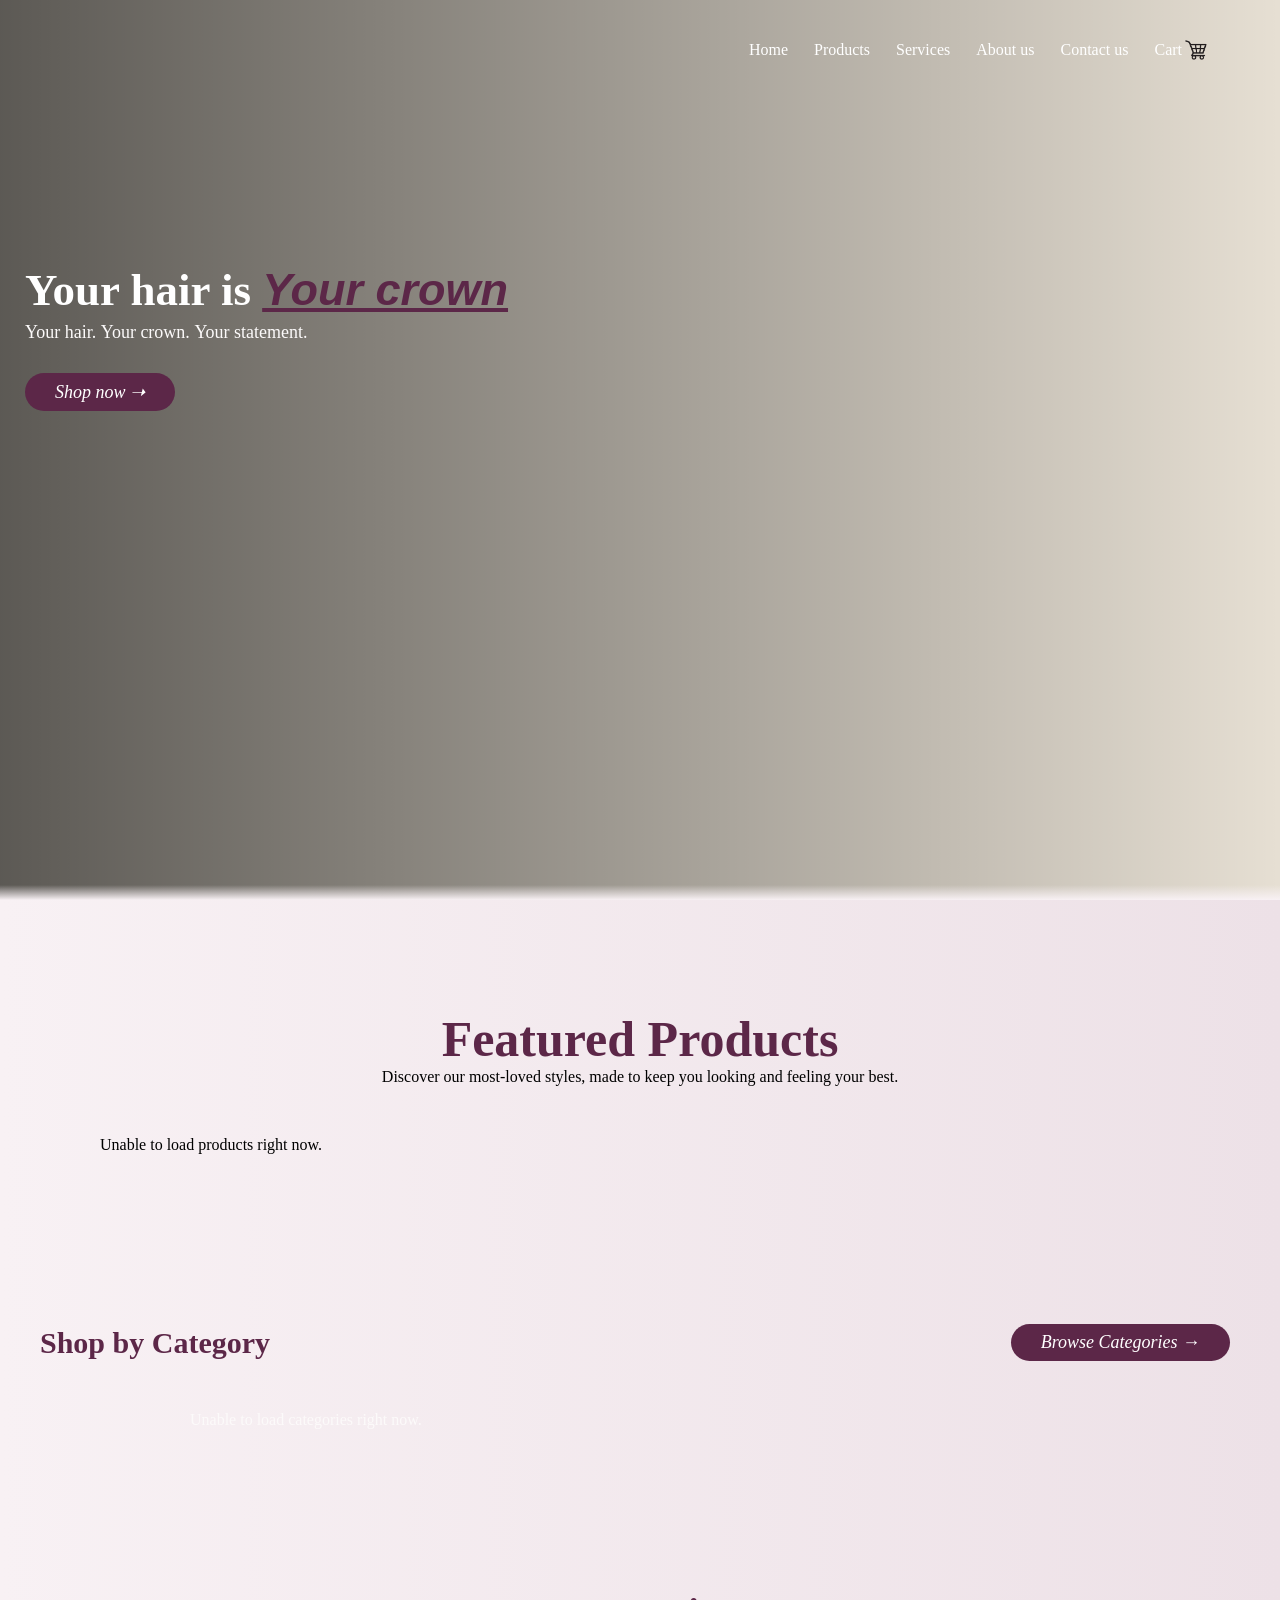
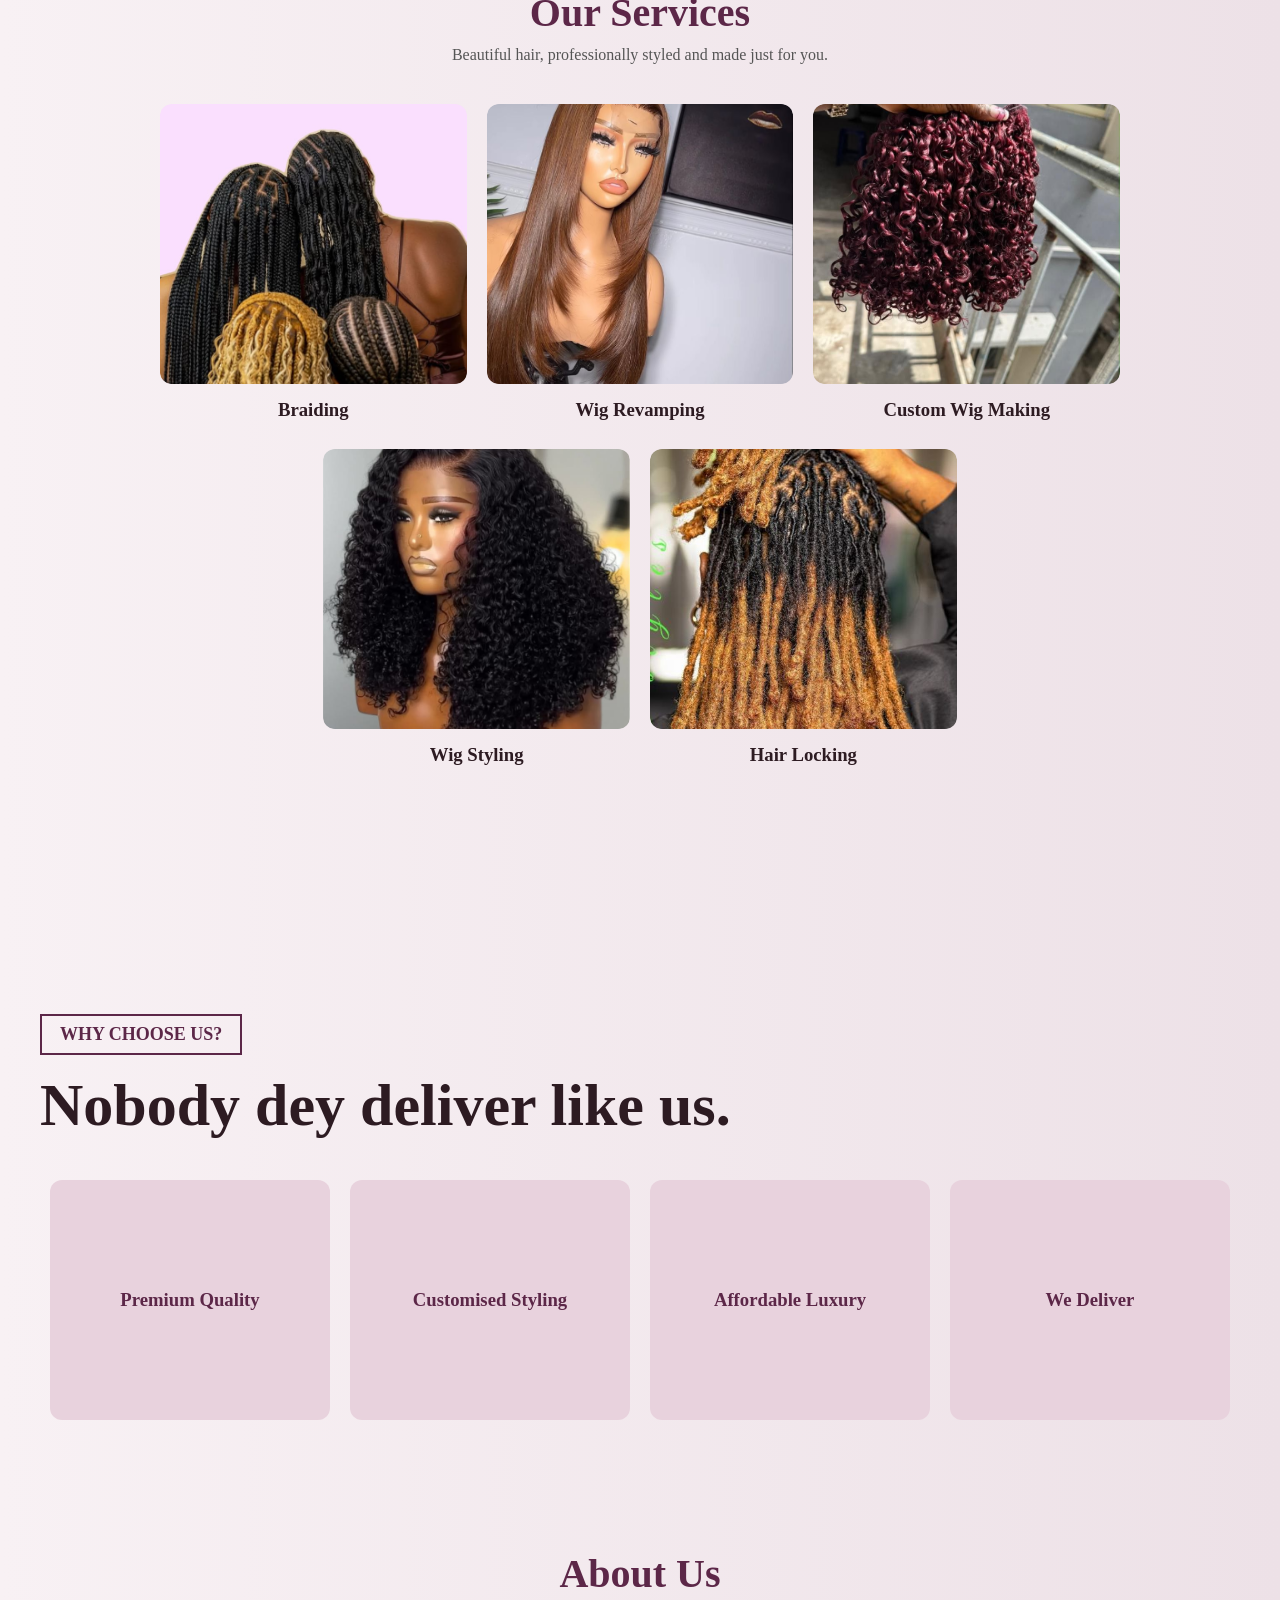
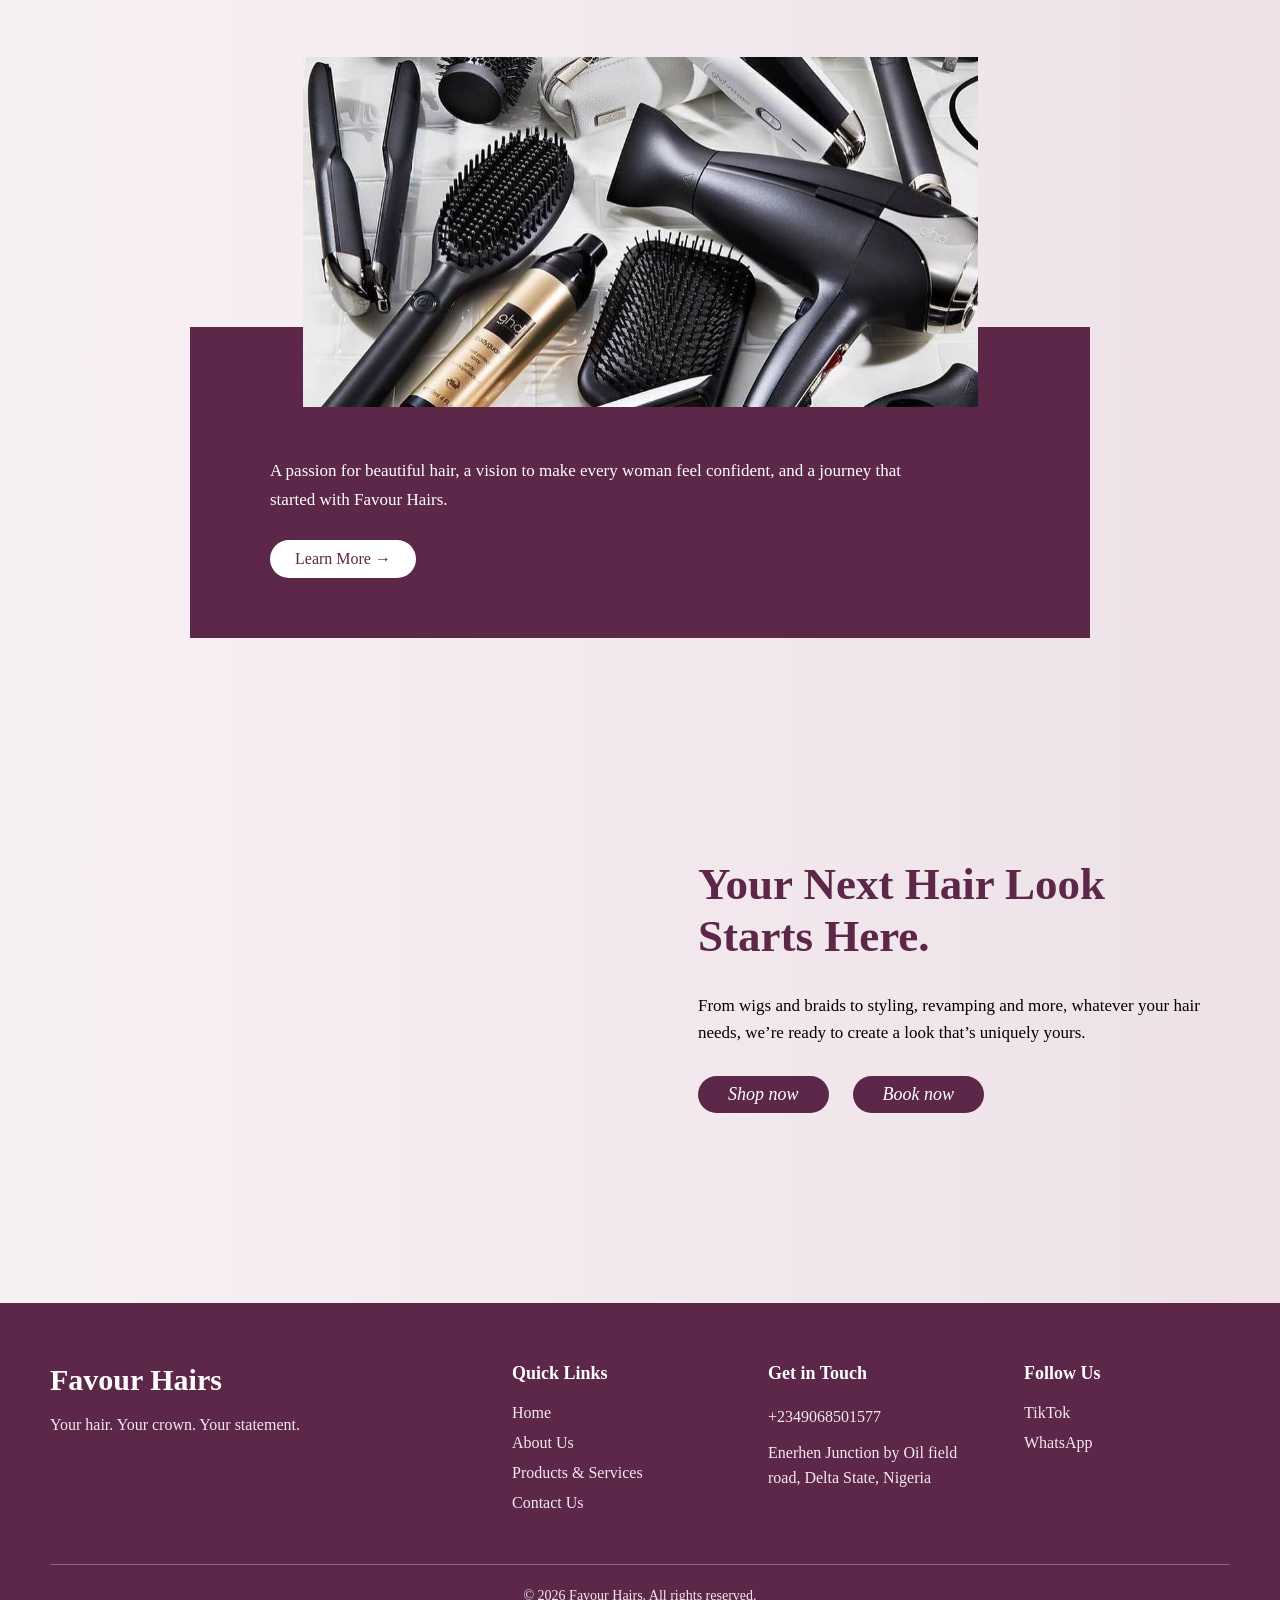
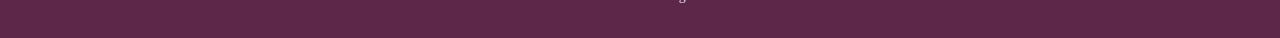
<file: frontend/index.html>
<!DOCTYPE html>
<html lang="en">

<head>

    <meta charset="UTF-8">

    <meta
        name="viewport"
        content="width=device-width, initial-scale=1.0"
    >

    <title>Favour hairs</title>

    <link rel="stylesheet" href="style.css">

</head>


<body>


    <!-- =========================
         HERO
    ========================= -->

    <div class="hero">


        <!-- VIDEO -->

        <video
            autoplay
            loop
            muted
            playsinline
            class="bg-video"
        >

            <source
                src="images/download.mp4"
                type="video/mp4"
            >

            Your browser does not support the video tag.

        </video>



        <div class="container">


            <!-- =========================
                 NAVBAR
            ========================= -->

            <div class="navbar">


                <div class="logo">
                    <!-- for logo -->
                </div>


                <nav>

                    <ul>

                        <li>
                            <a href="index.html">
                                Home
                            </a>
                        </li>


                        <li>
                            <a href="products.html">
                                Products
                            </a>
                        </li>


                        <li>
                            <a href="services.html">
                                Services
                            </a>
                        </li>


                        <li>
                            <a href="about.html">
                                About us
                            </a>
                        </li>


                        <li>
                            <a href="contact.html">
                                Contact us
                            </a>
                        </li>


                        <li>

                            <a href="Cart.html">

                                Cart

                                <img
                                    src="images/cart_icon.png"
                                    width="30"
                                    height="20"
                                    alt="Cart"
                                >

                            </a>

                        </li>

                    </ul>

                </nav>

            </div>



            <!-- =========================
                 HERO CONTENT
            ========================= -->

            <div class="row">

                <div class="col-2">

                    <h1>
                        Your hair is <b>Your crown</b>
                    </h1>


                    <p class="hero-tagline">

                        <span class="reveal-word">
                            Your hair.
                        </span>

                        <span class="reveal-word">
                            Your crown.
                        </span>

                        <span class="reveal-word">
                            Your statement.
                        </span>

                    </p>


                    <a
                        href="products.html"
                        class="btn"
                    >
                        Shop now &#10141
                    </a>

                </div>

            </div>


        </div>

    </div>



    <!-- =========================
         FEATURED PRODUCTS
    ========================= -->

    <div class="categories reveal-up">


        <div class="head">

            <h1>
                Featured Products
            </h1>

            <p>
                Discover our most-loved styles,
                made to keep you looking and
                feeling your best.
            </p>

        </div>


        <div class="small-container">

            <div
                class="row"
                id="featuredProducts"
            >

                <!-- Products loaded from backend -->

            </div>

        </div>

    </div>



    <!-- =========================
         SHOP BY CATEGORY
    ========================= -->

    <div class="Category reveal-up">


        <div class="category-header">

            <h1>
                Shop by Category
            </h1>


            <a
                href="products.html"
                class="browse-btn"
            >
                Browse Categories →
            </a>

        </div>



        <div class="small-container">

            <div
                class="row"
                id="homepageCategories"
            >

                <!-- Categories loaded from backend -->

            </div>

        </div>

    </div>



    <!-- =========================
         SERVICES
    ========================= -->

    <div class="services reveal-up">


        <div class="row">


            <div class="services">


                <div class="services-heading">

                    <h2>
                        Our Services
                    </h2>

                    <p>
                        Beautiful hair, professionally
                        styled and made just for you.
                    </p>

                </div>



                <div class="row">


                    <!-- Braiding -->

                    <div class="service-card reveal-card">

                        <div class="service-image">

                            <img
                                src="images/download.jfif"
                                alt="Braiding"
                            >

                            <a
                                href="contact.html?service=Hair%20Styling"
                                class="service-btn"
                            >
                                Book Now →
                            </a>

                        </div>

                        <h3>
                            Braiding
                        </h3>

                    </div>



                    <!-- Wig Revamping -->

                    <div class="service-card reveal-card">

                        <div class="service-image">

                            <img
                                src="images/revamp.jpg"
                                alt="Wig Revamping"
                            >

                            <a
                                href="contact.html?service=Wig%20Revamping"
                                class="service-btn"
                            >
                                Book Now →
                            </a>

                        </div>

                        <h3>
                            Wig Revamping
                        </h3>

                    </div>



                    <!-- Custom Wig Making -->

                    <div class="service-card reveal-card">

                        <div class="service-image">

                            <img
                                src="images/wig making.jpg"
                                alt="Custom Wig Making"
                            >

                            <a
                                href="contact.html?service=Custom%20Wig%20Making"
                                class="service-btn"
                            >
                                Book Now →
                            </a>

                        </div>

                        <h3>
                            Custom Wig Making
                        </h3>

                    </div>



                    <!-- Wig Styling -->

                    <div class="service-card reveal-card">

                        <div class="service-image">

                            <img
                                src="images/wig styling.jpg"
                                alt="Wig Styling"
                            >

                            <a
                                href="contact.html?service=Hair%20Styling"
                                class="service-btn"
                            >
                                Book Now →
                            </a>

                        </div>

                        <h3>
                            Wig Styling
                        </h3>

                    </div>



                    <!-- Hair Locking -->

                    <div class="service-card reveal-card">

                        <div class="service-image">

                            <img
                                src="images/locks.jpg"
                                alt="Hair Locking"
                            >

                            <a
                                href="contact.html?service=Hair%20Styling"
                                class="service-btn"
                            >
                                Book Now →
                            </a>

                        </div>

                        <h3>
                            Hair Locking
                        </h3>

                    </div>


                </div>

            </div>


        </div>

    </div>



    <!-- =========================
         WHY CHOOSE US
    ========================= -->

    <div class="why-choose">


        <div class="why-heading reveal-up">


            <div class="why-label">

                <h2>
                    Why Choose Us?
                </h2>

            </div>


            <h1>
                Nobody dey deliver like us.
            </h1>


        </div>



        <div class="why-row">


            <!-- Card 1 -->

            <div class="why-card reveal-card">

                <div class="why-card-inner">


                    <div class="why-front">

                        <h3>
                            Premium Quality
                        </h3>

                    </div>


                    <div class="why-back">

                        <h3>
                            Premium Quality
                        </h3>

                        <p>
                            We provide quality hair that
                            looks beautiful, feels natural,
                            and gives you a premium experience.
                        </p>

                    </div>


                </div>

            </div>



            <!-- Card 2 -->

            <div class="why-card reveal-card">

                <div class="why-card-inner">


                    <div class="why-front">

                        <h3>
                            Customised Styling
                        </h3>

                    </div>


                    <div class="why-back">

                        <h3>
                            Customised Styling
                        </h3>

                        <p>
                            From the colour and cut to the
                            final finish, we customise your
                            hair to match your personal style.
                        </p>

                    </div>


                </div>

            </div>



            <!-- Card 3 -->

            <div class="why-card reveal-card">

                <div class="why-card-inner">


                    <div class="why-front">

                        <h3>
                            Affordable Luxury
                        </h3>

                    </div>


                    <div class="why-back">

                        <h3>
                            Affordable Luxury
                        </h3>

                        <p>
                            Enjoy quality hair and beautiful
                            styling without breaking the bank.
                            Luxury that gives you value.
                        </p>

                    </div>


                </div>

            </div>



            <!-- Card 4 -->

            <div class="why-card reveal-card">

                <div class="why-card-inner">


                    <div class="why-front">

                        <h3>
                            We Deliver
                        </h3>

                    </div>


                    <div class="why-back">

                        <h3>
                            We Deliver
                        </h3>

                        <p>
                            Need a wig, bundles, braids,
                            a revamp, or anything hair-related?
                            Name it, and we'll get it to you.
                        </p>

                    </div>


                </div>

            </div>


        </div>

    </div>



    <!-- =========================
         ABOUT
    ========================= -->

    <div class="about-box">


        <h2 class="about-h2 reveal-up">
            About Us
        </h2>


        <div class="about-photo about-img">

            <img
                src="images/hair essentials.jpg"
                alt="Favour Hairs"
            >

        </div>


        <div class="about-text reveal-up">

            <p>
                A passion for beautiful hair, a vision
                to make every woman feel confident,
                and a journey that started with
                Favour Hairs.
            </p>


            <a
                href="about.html"
                class="about-btn"
            >
                Learn More →
            </a>

        </div>


    </div>



    <!-- =========================
         CTA
    ========================= -->

    <div class="cta">


        <video
            autoplay
            loop
            muted
            playsinline
            disablepictureinpicture
            class="cta-vid"
        >

            <source
                src="images/Your paragraph text (22 x 25 cm) (2).mp4"
                type="video/mp4"
            >

        </video>


        <div class="cta_text reveal-up">


            <h1>
                Your Next Hair Look Starts Here.
            </h1>


            <p>
                From wigs and braids to styling,
                revamping and more, whatever your
                hair needs, we’re ready to create
                a look that’s uniquely yours.
            </p>


            <div class="btns">


                <a
                    href="products.html"
                    class="shop reveal-up"
                >
                    Shop now
                </a>


                <a
                    href="contact.html"
                    class="book reveal-card"
                >
                    Book now
                </a>


            </div>


        </div>

    </div>



    <!-- =========================
         FOOTER
    ========================= -->

    <footer class="footer">


        <div class="footer-container">


            <div class="footer-brand">

                <h2>
                    Favour Hairs
                </h2>

                <p>
                    Your hair. Your crown. Your statement.
                </p>

            </div>



            <div class="footer-links">

                <h3>
                    Quick Links
                </h3>

                <a href="index.html">
                    Home
                </a>

                <a href="about.html">
                    About Us
                </a>

                <a href="services.html">
                    Products & Services
                </a>

                <a href="contact.html">
                    Contact Us
                </a>

            </div>



            <div class="footer-contact">

                <h3>
                    Get in Touch
                </h3>

                <p>
                    +2349068501577
                </p>

                <p>
                     Enerhen Junction by Oil field road, Delta State, Nigeria
                </p>

            </div>



            <div class="footer-social">

                <h3>
                    Follow Us
                </h3>


                <a href="https://www.tiktok.com/@george.t7345?_r=1&_t=ZS-9AIvZdigJvg">
                    TikTok
                </a>


                <a href="#">
                    WhatsApp
                </a>

            </div>


        </div>



        <div class="footer-bottom">

            <p>
                © 2026 Favour Hairs. All rights reserved.
            </p>

        </div>


    </footer>



    <!-- =========================
         JAVASCRIPT
    ========================= -->

    <script>


        /* =========================
           BACKEND API
        ========================= */

        const API_BASE = "https://favour-hairs-back.onrender.com/api";


        const API_ORIGIN =
    "https://favour-hairs-back.onrender.com";


        /* =========================
           IMAGE URL
        ========================= */

        function getImageUrl(image){

            if(!image){

                return "";

            }


            if(
                image.startsWith("http://") ||
                image.startsWith("https://") ||
                image.startsWith("data:")
            ){

                return image;

            }


            if(image.startsWith("/")){

                return API_ORIGIN + image;

            }


            return image;

        }



        /* =========================
           ANIMATIONS
        ========================= */

        const animatedElements =
            document.querySelectorAll(
                '.reveal-up, .reveal-card, .reveal-word, .about-img'
            );


        const observer =
            new IntersectionObserver(
                (entries) => {

                    entries.forEach(
                        entry => {

                            if(entry.isIntersecting){

                                entry.target.classList.add(
                                    'show'
                                );

                            }

                        }
                    );

                },
                {
                    threshold:0.15
                }
            );


        animatedElements.forEach(
            element => {

                observer.observe(element);

            }
        );



        /* =========================
           ABOUT IMAGE ANIMATION
        ========================= */

        const aboutImages =
            document.querySelectorAll(
                '.about-img'
            );


        aboutImages.forEach(
            (image,index) => {

                image.style.transitionDelay =
                    `${index * 0.2}s`;

            }
        );



        /* =========================
           LOAD FEATURED PRODUCTS
        ========================= */

        async function loadFeaturedProducts(){

            const container =
                document.getElementById(
                    "featuredProducts"
                );


            if(!container){

                return;

            }


            try{

                const response =
                    await fetch(
                        `${API_BASE}/products`
                    );


                if(!response.ok){

                    throw new Error(
                        "Could not load products."
                    );

                }


                const products =
                    await response.json();


                container.innerHTML = "";


                /*
                 * Only products marked as Featured
                 * in the admin panel are displayed here.
                 *
                 * The slice(0,3) keeps the homepage
                 * limited to a maximum of 3 products.
                 */

                const featuredProducts =
                    products
                        .filter(
                            product =>
                                product.featured === true
                        )
                        .slice(0,3);


                if(featuredProducts.length === 0){

                    container.innerHTML = `
                        <p>
                            No featured products available yet.
                        </p>
                    `;

                    return;

                }


                featuredProducts.forEach(
                    product => {

                        const card =
                            document.createElement(
                                "div"
                            );


                        card.className =
                            "col-3 reveal-card";


                        const image =
                            product.images &&
                            product.images.length > 0
                                ? getImageUrl(
                                    product.images[0]
                                )
                                : "";


                        card.innerHTML = `

                            <img
                                src="${image}"
                                alt="${product.name}"
                                class="sq img"
                            >

                            <div class="featured-overlay">

                                <h3>
                                    ${product.name}
                                </h3>

                                <p>
                                    ₦${Number(
                                        product.price
                                    ).toLocaleString()}
                                </p>

                                <a
                                    href="product.html?id=${encodeURIComponent(product.id)}"
                                    class="shop-btn"
                                >
                                    Shop Now →
                                </a>

                            </div>

                        `;


                        container.appendChild(
                            card
                        );


                        observer.observe(
                            card
                        );

                    }
                );

            }
            catch(error){

                console.error(
                    "Error loading featured products:",
                    error
                );


                container.innerHTML = `
                    <p>
                        Unable to load products right now.
                    </p>
                `;

            }

        }



        /* =========================
           LOAD HOMEPAGE CATEGORIES
        ========================= */

        async function loadHomepageCategories(){

            const categoryContainer =
                document.getElementById(
                    "homepageCategories"
                );


            if(!categoryContainer){

                return;

            }


            try{

                const response =
                    await fetch(
                        `${API_BASE}/categories`
                    );


                if(!response.ok){

                    throw new Error(
                        "Could not load categories."
                    );

                }


                const categories =
                    await response.json();


                categoryContainer.innerHTML = "";


                if(categories.length === 0){

                    categoryContainer.innerHTML = `
                        <p>
                            No categories available yet.
                        </p>
                    `;

                    return;

                }


                categories.forEach(
                    category => {

                        const categoryCard =
                            document.createElement(
                                "div"
                            );


                        categoryCard.className =
                            "col-4 reveal-card";


                        const image =
                            getImageUrl(
                                category.image
                            );


                        categoryCard.innerHTML = `

                            <img
                                src="${image}"
                                alt="${category.name}"
                                class="category-img"
                            >

                            <div class="category-overlay">

                                <h3>
                                    ${category.name}
                                </h3>

                                <a
                                    href="products.html?category=${encodeURIComponent(category.name)}"
                                    class="shop-btn"
                                >
                                    Shop Now →
                                </a>

                            </div>

                        `;


                        categoryContainer.appendChild(
                            categoryCard
                        );


                        observer.observe(
                            categoryCard
                        );

                    }
                );

            }
            catch(error){

                console.error(
                    "Error loading categories:",
                    error
                );


                categoryContainer.innerHTML = `
                    <p>
                        Unable to load categories right now.
                    </p>
                `;

            }

        }



        /* =========================
           LOAD HOMEPAGE DATA
        ========================= */

        loadFeaturedProducts();

        loadHomepageCategories();


    </script>


</body>

</html>
</file>
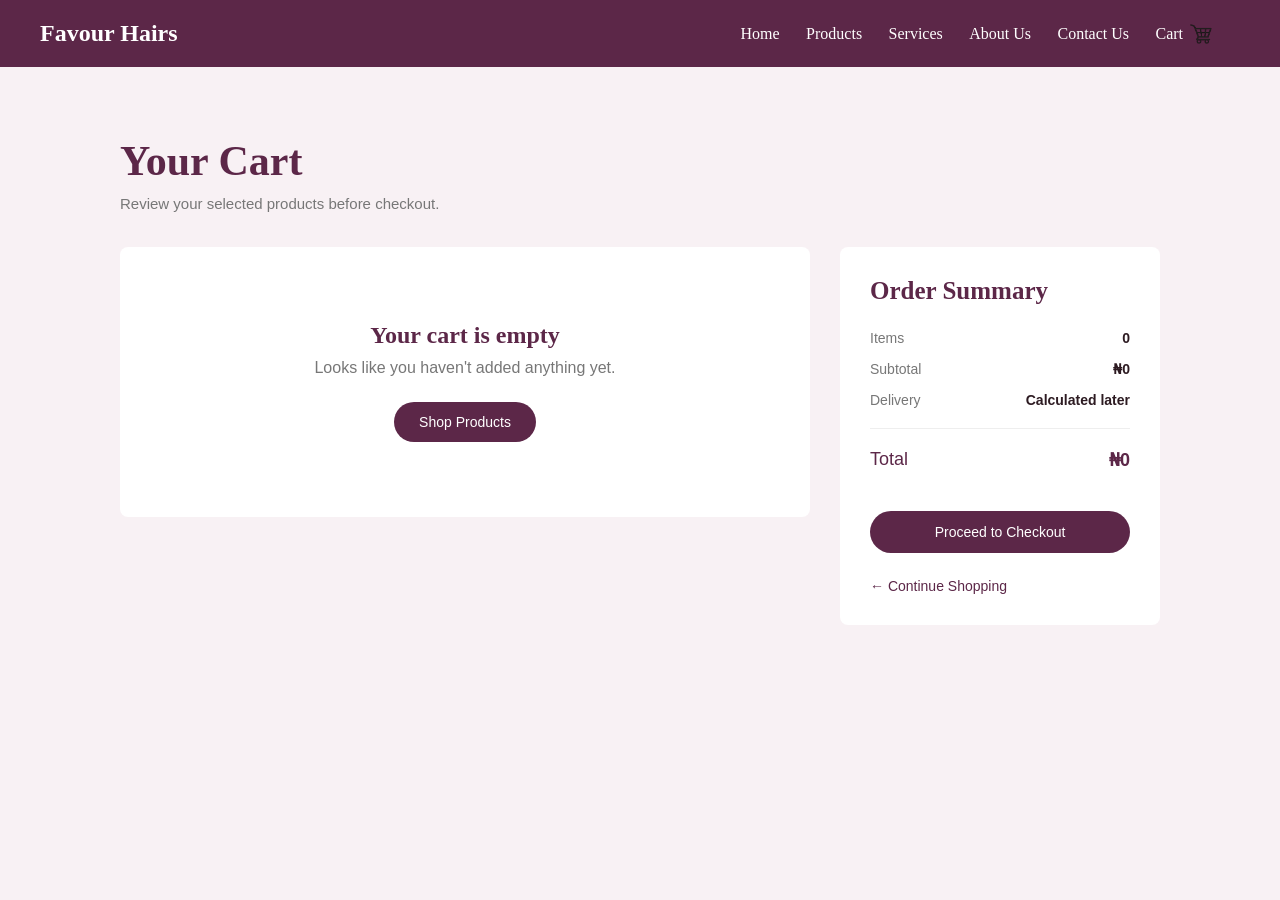
<file: frontend/cart.html>
<!DOCTYPE html>
<html lang="en">

<head>

    <meta charset="UTF-8">

    <meta
        name="viewport"
        content="width=device-width, initial-scale=1.0"
    >

    <title>Favour Hairs | Cart</title>


    <style>

        *{
            margin:0;
            padding:0;
            box-sizing:border-box;
        }


        body{
            background:#F8F1F4;
            font-family:Arial, sans-serif;
            color:#2d1b22;
        }


        /* =========================
           NAVBAR
        ========================= */

        .navbar_products{
            display:flex;
            align-items:center;
            padding:20px 40px;
            background:#5C2748;
        }


        .logo h2{
            color:white;
            font-family:Georgia, serif;
        }


        .navbar_products nav{
            flex:1;
            text-align:right;
        }


        .navbar_products ul{
            list-style:none;
        }


        .navbar_products ul li{
            display:inline-block;
            margin-right:22px;
        }


        .navbar_products ul li a{
            color:white;
            text-decoration:none;
            display:flex;
            align-items:center;
            gap:5px;
            font-family:Georgia, serif;
        }


        .navbar_products ul li a:hover{
            color:#E8D2DD;
        }


        /* =========================
           CART SECTION
        ========================= */

        .cart-section{
            max-width:1100px;
            margin:auto;
            padding:70px 30px 100px;
        }


        .cart-heading{
            margin-bottom:35px;
        }


        .cart-heading h1{
            color:#5C2748;
            font-family:Georgia, serif;
            font-size:42px;
            margin-bottom:10px;
        }


        .cart-heading p{
            color:#777;
            font-size:15px;
        }


        /* =========================
           CART LAYOUT
        ========================= */

        .cart-container{
            display:grid;
            grid-template-columns:1fr 320px;
            gap:30px;
            align-items:start;
        }


        /* =========================
           CART ITEMS
        ========================= */

        .cart-items{
            background:white;
            border-radius:8px;
            padding:25px;
        }


        .cart-item{
            display:grid;
            grid-template-columns:100px 1fr auto;
            gap:20px;
            align-items:center;
            padding:20px 0;
            border-bottom:1px solid #eee;
        }


        .cart-item:first-child{
            padding-top:0;
        }


        .cart-item:last-child{
            border-bottom:none;
            padding-bottom:0;
        }


        .cart-item-image{
            width:100px;
            height:110px;
            overflow:hidden;
            border-radius:8px;
        }


        .cart-item-image img{
            width:100%;
            height:100%;
            object-fit:cover;
        }


        .cart-item-info h3{
            color:#5C2748;
            font-family:Georgia, serif;
            font-size:19px;
            margin-bottom:7px;
        }


        .cart-item-info p{
            color:#777;
            font-size:13px;
            margin-bottom:12px;
        }


        .cart-item-price{
            color:#5C2748;
            font-weight:bold;
            font-size:15px;
        }


        /* =========================
           QUANTITY
        ========================= */

        .quantity-control{
            display:flex;
            align-items:center;
            gap:12px;
            margin-top:12px;
        }


        .quantity-control button{
            width:28px;
            height:28px;
            border:none;
            background:#E8D2DD;
            color:#5C2748;
            border-radius:50%;
            cursor:pointer;
            font-size:16px;
        }


        .quantity-control button:hover{
            background:#d9bfcd;
        }


        .quantity-control span{
            font-size:14px;
            min-width:15px;
            text-align:center;
        }


        /* =========================
           ITEM TOTAL / REMOVE
        ========================= */

        .cart-item-actions{
            text-align:right;
        }


        .cart-item-total{
            color:#5C2748;
            font-weight:bold;
            margin-bottom:12px;
        }


        .remove-btn{
            border:none;
            background:none;
            color:#999;
            cursor:pointer;
            font-size:13px;
        }


        .remove-btn:hover{
            color:#5C2748;
        }


        /* =========================
           EMPTY CART
        ========================= */

        .empty-cart{
            text-align:center;
            padding:50px 20px;
        }


        .empty-cart h2{
            color:#5C2748;
            font-family:Georgia, serif;
            margin-bottom:10px;
        }


        .empty-cart p{
            color:#777;
            margin-bottom:25px;
        }


        .shop-btn{
            display:inline-block;
            background:#5C2748;
            color:white;
            text-decoration:none;
            padding:12px 25px;
            border-radius:25px;
            font-size:14px;
        }


        .shop-btn:hover{
            background:#432037;
        }


        /* =========================
           SUMMARY
        ========================= */

        .cart-summary{
            background:white;
            padding:30px;
            border-radius:8px;
            position:sticky;
            top:25px;
        }


        .cart-summary h2{
            color:#5C2748;
            font-family:Georgia, serif;
            font-size:25px;
            margin-bottom:25px;
        }


        .summary-row{
            display:flex;
            justify-content:space-between;
            margin-bottom:15px;
            font-size:14px;
        }


        .summary-row span:first-child{
            color:#777;
        }


        .summary-row span:last-child{
            color:#2d1b22;
            font-weight:bold;
        }


        .summary-total{
            border-top:1px solid #eee;
            padding-top:20px;
            margin-top:20px;
        }


        .summary-total span{
            color:#5C2748 !important;
            font-size:18px;
        }


        .checkout-btn{
            width:100%;
            border:none;
            background:#5C2748;
            color:white;
            padding:13px;
            border-radius:25px;
            cursor:pointer;
            margin-top:25px;
            font-size:14px;
        }


        .checkout-btn:hover{
            background:#432037;
        }


        /* =========================
           CONTINUE SHOPPING
        ========================= */

        .continue-shopping{
            display:inline-block;
            margin-top:25px;
            color:#5C2748;
            text-decoration:none;
            font-size:14px;
        }


        .continue-shopping:hover{
            text-decoration:underline;
        }


        /* =========================
           RESPONSIVE
        ========================= */

        @media(max-width:800px){

            .navbar_products{
                padding:18px 20px;
            }


            .navbar_products ul li{
                margin-right:10px;
            }


            .navbar_products ul li a{
                font-size:13px;
            }


            .cart-container{
                grid-template-columns:1fr;
            }


            .cart-summary{
                position:static;
            }

        }


        @media(max-width:600px){

            .navbar_products{
                flex-direction:column;
                gap:15px;
            }


            .navbar_products nav{
                text-align:center;
            }


            .navbar_products ul{
                display:flex;
                flex-wrap:wrap;
                justify-content:center;
                gap:10px;
            }


            .navbar_products ul li{
                margin-right:0;
            }


            .cart-section{
                padding:50px 20px;
            }


            .cart-heading h1{
                font-size:34px;
            }


            .cart-item{
                grid-template-columns:80px 1fr;
            }


            .cart-item-image{
                width:80px;
                height:90px;
            }


            .cart-item-actions{
                grid-column:2;
                text-align:left;
            }

        }

    </style>

</head>


<body>


    <!-- =========================
         NAVBAR
    ========================= -->

    <div class="navbar_products">

        <div class="logo">

            <h2>
                Favour Hairs
            </h2>

        </div>


        <nav>

            <ul>

                <li>
                    <a href="index.html">
                        Home
                    </a>
                </li>


                <li>
                    <a href="products.html">
                        Products
                    </a>
                </li>


                <li>
                    <a href="services.html">
                        Services
                    </a>
                </li>


                <li>
                    <a href="about.html">
                        About Us
                    </a>
                </li>


                <li>
                    <a href="contact.html">
                        Contact Us
                    </a>
                </li>


                <li>

                    <a href="cart.html">

                        Cart

                        <img
                            src="images/cart_icon.png"
                            width="30"
                            height="20"
                            alt="Cart"
                        >

                    </a>

                </li>

            </ul>

        </nav>

    </div>



    <!-- =========================
         CART
    ========================= -->

    <section class="cart-section">


        <div class="cart-heading">

            <h1>
                Your Cart
            </h1>

            <p>
                Review your selected products before checkout.
            </p>

        </div>



        <div class="cart-container">


            <!-- =========================
                 CART ITEMS
            ========================= -->

            <div
                class="cart-items"
                id="cartItems"
            >
            </div>



            <!-- =========================
                 SUMMARY
            ========================= -->

            <div class="cart-summary">

                <h2>
                    Order Summary
                </h2>


                <div class="summary-row">

                    <span>
                        Items
                    </span>

                    <span id="totalItems">
                        0
                    </span>

                </div>


                <div class="summary-row">

                    <span>
                        Subtotal
                    </span>

                    <span id="subtotal">
                        ₦0
                    </span>

                </div>


                <div class="summary-row">

                    <span>
                        Delivery
                    </span>

                    <span>
                        Calculated later
                    </span>

                </div>


                <div class="summary-row summary-total">

                    <span>
                        Total
                    </span>

                    <span id="totalPrice">
                        ₦0
                    </span>

                </div>


                <button
                    class="checkout-btn"
                    id="checkoutBtn"
                >
                    Proceed to Checkout
                </button>


                <a
                    href="products.html"
                    class="continue-shopping"
                >
                    ← Continue Shopping
                </a>

            </div>


        </div>

    </section>



    <!-- =========================
         JAVASCRIPT
    ========================= -->

    <script>

        const CART_KEY = "favourHairsCart";



        /* =========================
           GET IMAGE URL
        ========================= */

        function getImageUrl(image){

            if(!image){
                return "images/bob.jpg";
            }


            if(
                image.startsWith("data:") ||
                image.startsWith("http://") ||
                image.startsWith("https://")
            ){
                return image;
            }


            if(image.startsWith("/")){
                return "http://127.0.0.1:5000" + image;
            }


            return image;
        }



        /* =========================
           GET CART
        ========================= */

        let cart =
            JSON.parse(
                localStorage.getItem(CART_KEY)
            ) || [];



        /* =========================
           DISPLAY CART
        ========================= */

        function displayCart(){

            const cartItems =
                document.getElementById("cartItems");


            cartItems.innerHTML = "";


            if(cart.length === 0){

                cartItems.innerHTML = `

                    <div class="empty-cart">

                        <h2>
                            Your cart is empty
                        </h2>

                        <p>
                            Looks like you haven't added
                            anything yet.
                        </p>

                        <a
                            href="products.html"
                            class="shop-btn"
                        >
                            Shop Products
                        </a>

                    </div>

                `;

                updateSummary();

                return;
            }



            cart.forEach((item, index) => {

                const itemTotal =
                    Number(item.price || 0) *
                    Number(item.quantity || 1);


                const cartItem =
                    document.createElement("div");


                cartItem.className =
                    "cart-item";


                cartItem.innerHTML = `

                    <div class="cart-item-image">

                        <img
                            src="${getImageUrl(item.image)}"
                            alt="${item.name || "Product"}"
                        >

                    </div>


                    <div class="cart-item-info">

                        <h3>
                            ${item.name || "Product"}
                        </h3>

                        <p>
                            ${item.description || ""}
                        </p>

                        <div class="cart-item-price">
                            ₦${Number(item.price || 0).toLocaleString()}
                        </div>


                        <div class="quantity-control">

                            <button
                                onclick="decreaseQuantity(${index})"
                            >
                                −
                            </button>

                            <span>
                                ${Number(item.quantity || 1)}
                            </span>

                            <button
                                onclick="increaseQuantity(${index})"
                            >
                                +
                            </button>

                        </div>

                    </div>


                    <div class="cart-item-actions">

                        <div class="cart-item-total">

                            ₦${itemTotal.toLocaleString()}

                        </div>

                        <button
                            class="remove-btn"
                            onclick="removeItem(${index})"
                        >
                            Remove
                        </button>

                    </div>

                `;


                cartItems.appendChild(cartItem);

            });


            updateSummary();

        }



        /* =========================
           INCREASE QUANTITY
        ========================= */

        function increaseQuantity(index){

            if(!cart[index]){
                return;
            }


            cart[index].quantity =
                Number(cart[index].quantity || 1) + 1;


            saveCart();

        }



        /* =========================
           DECREASE QUANTITY
        ========================= */

        function decreaseQuantity(index){

            if(!cart[index]){
                return;
            }


            if(Number(cart[index].quantity || 1) > 1){

                cart[index].quantity--;

            }
            else{

                cart.splice(index, 1);

            }


            saveCart();

        }



        /* =========================
           REMOVE ITEM
        ========================= */

        function removeItem(index){

            if(!cart[index]){
                return;
            }


            cart.splice(index, 1);


            saveCart();

        }



        /* =========================
           SAVE CART
        ========================= */

        function saveCart(){

            localStorage.setItem(
                CART_KEY,
                JSON.stringify(cart)
            );


            displayCart();

        }



        /* =========================
           UPDATE SUMMARY
        ========================= */

        function updateSummary(){

            let totalItems = 0;

            let totalPrice = 0;


            cart.forEach(item => {

                const quantity =
                    Number(item.quantity || 1);

                const price =
                    Number(item.price || 0);


                totalItems += quantity;


                totalPrice +=
                    price * quantity;

            });


            document.getElementById(
                "totalItems"
            ).textContent =
                totalItems;


            document.getElementById(
                "subtotal"
            ).textContent =
                "₦" +
                totalPrice.toLocaleString();


            document.getElementById(
                "totalPrice"
            ).textContent =
                "₦" +
                totalPrice.toLocaleString();

        }



        /* =========================
           CHECKOUT
        ========================= */

        document.getElementById(
            "checkoutBtn"
        ).addEventListener(
            "click",
            function(){

                if(cart.length === 0){

                    alert(
                        "Your cart is empty."
                    );

                    return;

                }


                window.location.href =
                    "checkout.html";

            }
        );



        /* =========================
           INITIAL DISPLAY
        ========================= */

        displayCart();

    </script>


</body>

</html>
</file>
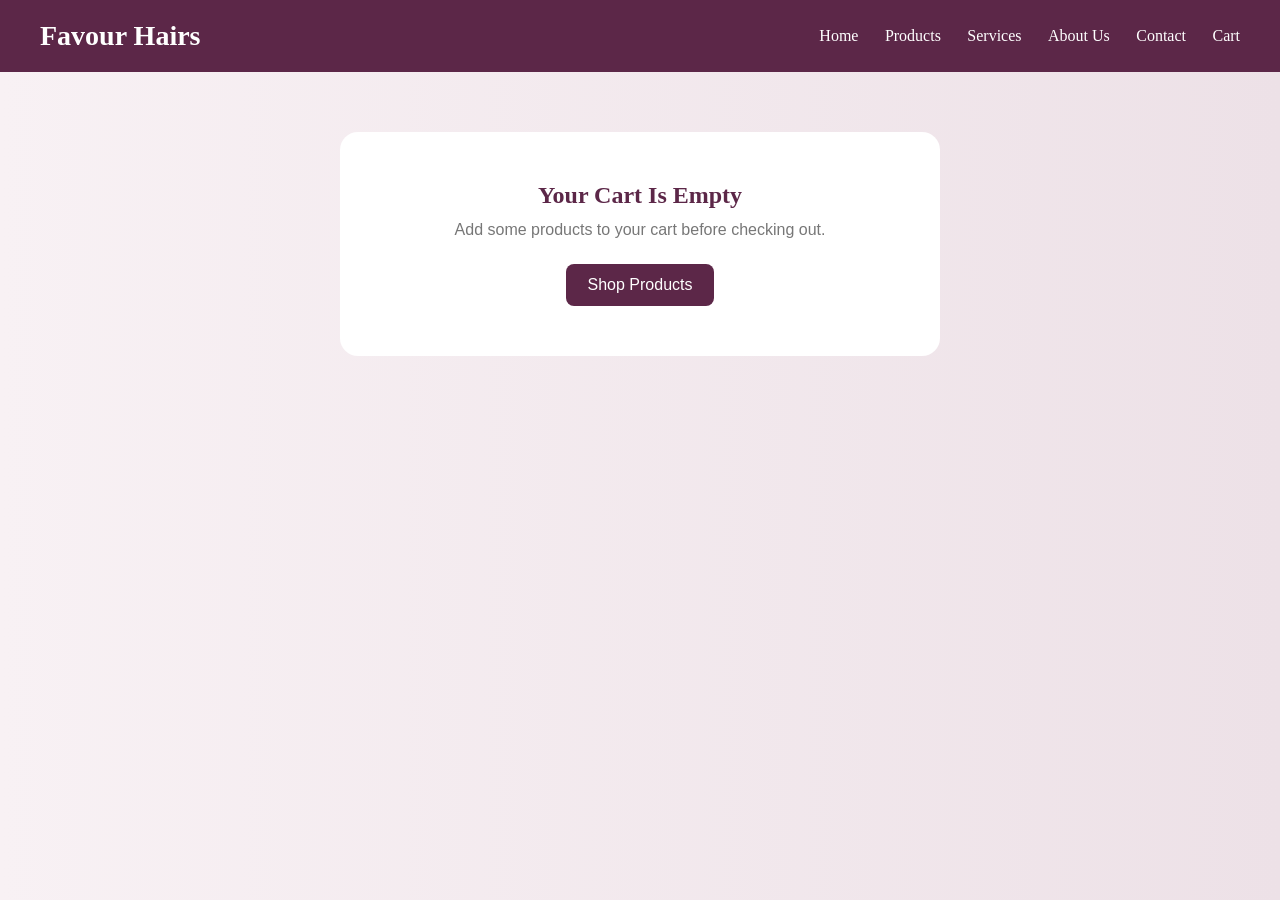
<file: frontend/checkout.html>
<!DOCTYPE html>

<html lang="en">

<head>

    <meta charset="UTF-8">

    <meta
        name="viewport"
        content="width=device-width, initial-scale=1.0"
    >

    <title>Checkout | Favour Hairs</title>

    <style>

        *{
            margin:0;
            padding:0;
            box-sizing:border-box;
        }

        body{
            font-family:Poppins,Arial,sans-serif;
            background:linear-gradient(
                to right,
                #F8F1F4,
                #EDE1E7
            );
            color:#333;
        }

        .navbar{
            display:flex;
            align-items:center;
            padding:20px 40px;
            background:#5C2748;
        }

        .logo{
            flex:1;
        }

        .logo h2{
            color:white;
            font-family:Georgia,serif;
            font-size:28px;
        }

        .navbar nav{
            flex:1;
            text-align:right;
        }

        .navbar ul{
            list-style:none;
        }

        .navbar ul li{
            display:inline-block;
            margin-left:22px;
        }

        .navbar ul li a{
            color:white;
            text-decoration:none;
            font-family:Georgia,serif;
        }

        .navbar ul li a:hover{
            color:#E8D2DD;
        }

        .checkout-page{
            max-width:1200px;
            margin:auto;
            padding:50px 20px 80px;
        }

        .page-title{
            text-align:center;
            margin-bottom:40px;
        }

        .page-title h1{
            font-family:Georgia,serif;
            color:#5C2748;
            font-size:40px;
            margin-bottom:10px;
        }

        .page-title p{
            color:#777;
        }

        .checkout-container{
            display:grid;
            grid-template-columns:1.3fr 0.7fr;
            gap:35px;
            align-items:start;
        }

        .checkout-form{
            background:white;
            padding:30px;
            border-radius:18px;
            box-shadow:0 8px 30px rgba(0,0,0,0.07);
        }

        .checkout-form h2,
        .order-summary h2{
            font-family:Georgia,serif;
            color:#5C2748;
            margin-bottom:25px;
        }

        .form-group{
            margin-bottom:18px;
        }

        .form-group label{
            display:block;
            margin-bottom:7px;
            color:#5C2748;
            font-weight:bold;
            font-size:14px;
        }

        .form-group input,
        .form-group textarea,
        .form-group select{
            width:100%;
            padding:13px;
            border:1px solid #ddd;
            border-radius:8px;
            font-family:inherit;
            outline:none;
        }

        .form-group input:focus,
        .form-group textarea:focus,
        .form-group select:focus{
            border-color:#5C2748;
        }

        .form-group textarea{
            min-height:120px;
            resize:vertical;
        }

        .form-row{
            display:grid;
            grid-template-columns:1fr 1fr;
            gap:15px;
        }

        .order-summary{
            background:white;
            padding:30px;
            border-radius:18px;
            box-shadow:0 8px 30px rgba(0,0,0,0.07);
            position:sticky;
            top:20px;
        }

        .order-item{
            display:flex;
            gap:15px;
            padding:15px 0;
            border-bottom:1px solid #eee;
        }

        .order-item img{
            width:75px;
            height:75px;
            object-fit:cover;
            border-radius:8px;
            background:#F8F1F4;
        }

        .order-item-details{
            flex:1;
        }

        .order-item-details h3{
            color:#5C2748;
            font-size:15px;
            margin-bottom:5px;
        }

        .order-item-details p{
            color:#777;
            font-size:13px;
            margin-bottom:4px;
        }

        .order-item-price{
            font-weight:bold;
            color:#5C2748;
            white-space:nowrap;
        }

        .summary-row{
            display:flex;
            justify-content:space-between;
            padding:12px 0;
            color:#666;
        }

        .summary-row.total{
            border-top:1px solid #ddd;
            margin-top:10px;
            padding-top:18px;
            color:#5C2748;
            font-size:20px;
            font-weight:bold;
        }

        .place-order-button{
            width:100%;
            margin-top:20px;
            padding:15px;
            background:#5C2748;
            color:white;
            border:none;
            border-radius:8px;
            font-size:15px;
            cursor:pointer;
        }

        .place-order-button:hover{
            background:#843966;
        }

        .place-order-button:disabled{
            opacity:0.7;
            cursor:not-allowed;
        }

        .empty-cart{
            max-width:600px;
            margin:60px auto;
            background:white;
            padding:50px 30px;
            border-radius:18px;
            text-align:center;
        }

        .empty-cart h2{
            font-family:Georgia,serif;
            color:#5C2748;
            margin-bottom:12px;
        }

        .empty-cart p{
            color:#777;
            margin-bottom:25px;
        }

        .empty-cart a{
            display:inline-block;
            background:#5C2748;
            color:white;
            text-decoration:none;
            padding:12px 22px;
            border-radius:8px;
        }

        .success-message{
            display:none;
            max-width:650px;
            margin:60px auto;
            background:white;
            padding:50px 30px;
            border-radius:18px;
            text-align:center;
            box-shadow:0 8px 30px rgba(0,0,0,0.07);
        }

        .success-message.show{
            display:block;
        }

        .success-message h1{
            font-family:Georgia,serif;
            color:#5C2748;
            margin-bottom:15px;
        }

        .success-message p{
            color:#666;
            line-height:1.7;
            margin-bottom:25px;
        }

        .whatsapp-button{
            display:block;
            width:100%;
            margin-top:12px;
            padding:12px;
            background:#25D366;
            color:white;
            border:none;
            border-radius:8px;
            font-size:15px;
            font-weight:bold;
            text-align:center;
            cursor:pointer;
            transition:0.3s;
            margin-bottom:20px;
        }

        .whatsapp-button:hover{
            background:#1ebe5d;
        }

        .continue_shopping{
            display:inline-block;
            background:#5C2748;
            color:white;
            text-decoration:none;
            padding:12px 22px;
            border-radius:8px;
        }

        .continue_shopping:hover{
            background:#843966;
        }

        @media(max-width:800px){

            .navbar{
                padding:18px 20px;
            }

            .navbar nav{
                display:none;
            }

            .checkout-container{
                grid-template-columns:1fr;
            }

            .order-summary{
                position:static;
            }

        }

        @media(max-width:600px){

            .checkout-page{
                padding:30px 15px 60px;
            }

            .page-title h1{
                font-size:32px;
            }

            .checkout-form,
            .order-summary{
                padding:20px;
            }

            .form-row{
                grid-template-columns:1fr;
                gap:0;
            }

        }

    </style>

</head>


<body>


<header class="navbar">

    <div class="logo">

        <h2>
            Favour Hairs
        </h2>

    </div>


    <nav>

        <ul>

            <li>
                <a href="index.html">
                    Home
                </a>
            </li>

            <li>
                <a href="products.html">
                    Products
                </a>
            </li>

            <li>
                <a href="services.html">
                    Services
                </a>
            </li>

            <li>
                <a href="about.html">
                    About Us
                </a>
            </li>

            <li>
                <a href="contact.html">
                    Contact
                </a>
            </li>

            <li>
                <a href="cart.html">
                    Cart
                </a>
            </li>

        </ul>

    </nav>

</header>


<main
    class="checkout-page"
    id="checkoutPage"
>

    <div class="page-title">

        <h1>
            Checkout
        </h1>

        <p>
            Complete your details to place your order.
        </p>

    </div>


    <div
        class="checkout-container"
        id="checkoutContainer"
    >

        <form
            class="checkout-form"
            id="checkoutForm"
        >

            <h2>
                Your Information
            </h2>


            <div class="form-group">

                <label for="customerName">
                    Full Name
                </label>

                <input
                    type="text"
                    id="customerName"
                    placeholder="Enter your full name"
                    required
                >

            </div>


            <div class="form-row">

                <div class="form-group">

                    <label for="customerPhone">
                        Phone Number
                    </label>

                    <input
                        type="tel"
                        id="customerPhone"
                        placeholder="09068501577"
                        required
                    >

                </div>


                <div class="form-group">

                    <label for="customerEmail">
                        Email Address
                    </label>

                    <input
                        type="email"
                        id="customerEmail"
                        placeholder="you@example.com"
                        required
                    >

                </div>

            </div>


            <div class="form-group">

                <label for="deliveryAddress">
                    Delivery Address
                </label>

                <textarea
                    id="deliveryAddress"
                    placeholder="Enter your complete delivery address"
                    required
                ></textarea>

            </div>


            <div class="form-group">

                <label for="deliveryOption">
                    Delivery Option
                </label>

                <select
                    id="deliveryOption"
                    required
                >

                    <option value="">
                        Select delivery option
                    </option>

                    <option value="Standard Delivery">
                        Standard Delivery
                    </option>

                    <option value="Store Pickup">
                        Store Pickup
                    </option>

                </select>

            </div>


            <div class="form-group">

                <label for="orderNote">
                    Order Note
                </label>

                <textarea
                    id="orderNote"
                    placeholder="Any additional information about your order? (Optional)"
                ></textarea>

            </div>


            <button
                type="submit"
                class="place-order-button"
                id="placeOrderButton"
            >
                Place Order
            </button>

        </form>


        <aside class="order-summary">

            <h2>
                Your Order
            </h2>


            <div id="orderItems"></div>


            <div class="summary-row">

                <span>
                    Subtotal
                </span>

                <strong id="subtotal">
                    ₦0
                </strong>

            </div>


            <div class="summary-row">

                <span>
                    Delivery
                </span>

                <strong>
                    To be confirmed
                </strong>

            </div>


            <div class="summary-row total">

                <span>
                    Total
                </span>

                <strong id="total">
                    ₦0
                </strong>

            </div>

        </aside>

    </div>

</main>


<section
    class="empty-cart"
    id="emptyCart"
    style="display:none;"
>

    <h2>
        Your Cart Is Empty
    </h2>

    <p>
        Add some products to your cart before checking out.
    </p>

    <a href="products.html">
        Shop Products
    </a>

</section>


<section
    class="success-message"
    id="successMessage"
>

    <h1>
        Order Placed Successfully
    </h1>

    <p id="successText"></p>


    <button
        type="button"
        id="whatsappButton"
        class="whatsapp-button"
    >
        Send Order on WhatsApp
    </button>


    <a
        href="products.html"
        class="continue_shopping"
    >
        Continue Shopping
    </a>

</section>


<script>


    /* =========================
       API
    ========================= */

    const API_BASE = "https://favour-hairs-back.onrender.com/api";


    const API_ORIGIN =
        "http://127.0.0.1:5000";


    /* =========================
       STORAGE
    ========================= */

    const CART_KEY =
        "favourHairsCart";


    const ORDER_SUCCESS_KEY =
        "favourHairsOrderSuccess";


    /* =========================
       WHATSAPP
    ========================= */

    const WHATSAPP_NUMBER =
        "2349068501577";


    let whatsappMessage = "";


    /* =========================
       IMAGE URL
    ========================= */

    function getImageUrl(image){

        if(!image){

            return "images/bob.jpg";

        }


        if(
            image.startsWith("data:") ||
            image.startsWith("http://") ||
            image.startsWith("https://")
        ){

            return image;

        }


        if(image.startsWith("/")){

            return API_ORIGIN + image;

        }


        return image;

    }


    /* =========================
       LOAD CART
    ========================= */

    let cart =
        JSON.parse(
            localStorage.getItem(
                CART_KEY
            )
        ) || [];


    /* =========================
       ELEMENTS
    ========================= */

    const checkoutPage =
        document.getElementById(
            "checkoutPage"
        );


    const emptyCart =
        document.getElementById(
            "emptyCart"
        );


    const successMessage =
        document.getElementById(
            "successMessage"
        );


    const orderItems =
        document.getElementById(
            "orderItems"
        );


    const subtotalElement =
        document.getElementById(
            "subtotal"
        );


    const totalElement =
        document.getElementById(
            "total"
        );


    const whatsappButton =
        document.getElementById(
            "whatsappButton"
        );


    const placeOrderButton =
        document.getElementById(
            "placeOrderButton"
        );


    const checkoutForm =
        document.getElementById(
            "checkoutForm"
        );


    /* =========================
       FORMAT PRICE
    ========================= */

    function formatPrice(price){

        return (
            "₦" +
            Number(price || 0)
                .toLocaleString()
        );

    }


    /* =========================
       CALCULATE SUBTOTAL
    ========================= */

    function calculateSubtotal(){

        return cart.reduce(
            (total, item) => {

                return total +
                    (
                        Number(item.price || 0) *
                        Number(item.quantity || 0)
                    );

            },
            0
        );

    }


    /* =========================
       DISPLAY CART
    ========================= */

    function displayOrder(){

        if(cart.length === 0){

            checkoutPage.style.display =
                "none";

            emptyCart.style.display =
                "block";

            return;

        }


        checkoutPage.style.display =
            "block";

        emptyCart.style.display =
            "none";


        orderItems.innerHTML = "";


        cart.forEach(item => {

            const orderItem =
                document.createElement(
                    "div"
                );


            orderItem.className =
                "order-item";


            orderItem.innerHTML = `

                <img
                    src="${getImageUrl(item.image)}"
                    alt="${item.name || "Product"}"
                >


                <div class="order-item-details">

                    <h3>
                        ${item.name || "Product"}
                    </h3>

                    <p>
                        Quantity:
                        ${Number(item.quantity || 1)}
                    </p>

                    <p>
                        ${formatPrice(item.price)}
                        each
                    </p>

                </div>


                <div class="order-item-price">

                    ${formatPrice(
                        Number(item.price || 0) *
                        Number(item.quantity || 1)
                    )}

                </div>

            `;


            orderItems.appendChild(
                orderItem
            );

        });


        const subtotal =
            calculateSubtotal();


        subtotalElement.textContent =
            formatPrice(subtotal);


        totalElement.textContent =
            formatPrice(subtotal);

    }


    /* =========================
       GENERATE ORDER ID
    ========================= */

    function generateOrderId(){

        const timestamp =
            Date.now()
                .toString()
                .slice(-8);


        return "FH-" + timestamp;

    }


    /* =========================
       CREATE WHATSAPP MESSAGE
    ========================= */

    function createWhatsAppMessage(order){

        let message =
            "Hello Favour Hairs,\n\n" +
            "I just placed an order on your website.\n\n" +

            "Order ID: " +
            order.id +
            "\n" +

            "Customer: " +
            order.customer.name +
            "\n" +

            "Phone: " +
            order.customer.phone +
            "\n" +

            "Email: " +
            order.customer.email +
            "\n" +

            "Delivery Option: " +
            order.deliveryOption +
            "\n" +

            "Address: " +
            order.customer.address +
            "\n\n" +

            "Order Items:\n";


        order.items.forEach(item => {

            message +=
                "- " +
                item.name +
                " x" +
                item.quantity +
                " - " +
                formatPrice(
                    item.price *
                    item.quantity
                ) +
                "\n";

        });


        message +=
            "\nTotal: " +
            formatPrice(order.total);


        if(order.note){

            message +=
                "\n\nOrder Note: " +
                order.note;

        }


        message +=
            "\n\nThank you.";


        return message;

    }


    /* =========================
       SHOW SAVED ORDER
    ========================= */

    function showSavedOrder(){

        const savedOrder =
            sessionStorage.getItem(
                ORDER_SUCCESS_KEY
            );


        if(!savedOrder){

            return;

        }


        try{

            const savedData =
                JSON.parse(
                    savedOrder
                );


            checkoutPage.style.display =
                "none";


            emptyCart.style.display =
                "none";


            successMessage.classList.add(
                "show"
            );


            document.getElementById(
                "successText"
            ).textContent =
                "Thank you, " +
                savedData.customerName +
                ". Your order " +
                savedData.orderId +
                " has been received. We will contact you using the details provided to confirm your order and delivery.";


            whatsappMessage =
                savedData.whatsappMessage;

        }
        catch(error){

            console.error(
                "Could not restore order:",
                error
            );


            sessionStorage.removeItem(
                ORDER_SUCCESS_KEY
            );

        }

    }


    /* =========================
       OPEN WHATSAPP
    ========================= */

    function openWhatsApp(){

        if(!whatsappMessage){

            return;

        }


        const whatsappURL =
            "https://wa.me/" +
            WHATSAPP_NUMBER +
            "?text=" +
            encodeURIComponent(
                whatsappMessage
            );


        const whatsappWindow =
            window.open(
                whatsappURL,
                "_blank"
            );


        if(!whatsappWindow){

            alert(
                "Please allow pop-ups for this website to open WhatsApp."
            );

        }

    }


    /* =========================
       WHATSAPP BUTTON
    ========================= */

    whatsappButton.addEventListener(
        "click",
        openWhatsApp
    );


    /* =========================
       PLACE ORDER
    ========================= */

    checkoutForm.addEventListener(
        "submit",
        async function(event){

            event.preventDefault();


            if(cart.length === 0){

                return;

            }


            const customerName =
                document.getElementById(
                    "customerName"
                ).value.trim();


            const customerPhone =
                document.getElementById(
                    "customerPhone"
                ).value.trim();


            const customerEmail =
                document.getElementById(
                    "customerEmail"
                ).value.trim();


            const deliveryAddress =
                document.getElementById(
                    "deliveryAddress"
                ).value.trim();


            const deliveryOption =
                document.getElementById(
                    "deliveryOption"
                ).value;


            const orderNote =
                document.getElementById(
                    "orderNote"
                ).value.trim();


            const subtotal =
                calculateSubtotal();


            /* =========================
               CREATE ORDER
            ========================= */

            const order = {

                id:
                    generateOrderId(),


                date:
                    new Date()
                        .toISOString(),


                customer: {

                    name:
                        customerName,

                    phone:
                        customerPhone,

                    email:
                        customerEmail,

                    address:
                        deliveryAddress,

                    city:
                        ""

                },


                items:
                    cart.map(item => ({

                        productId:
                            item.id ||
                            item.productId ||
                            null,


                        name:
                            item.name ||
                            "Product",


                        price:
                            Number(
                                item.price || 0
                            ),


                        quantity:
                            Number(
                                item.quantity || 1
                            ),


                        image:
                            item.image ||
                            ""

                    })),


                subtotal:
                    subtotal,


                total:
                    subtotal,


                deliveryOption:
                    deliveryOption,


                note:
                    orderNote,


                paymentMethod:
                    "Not specified",


                status:
                    "Pending"

            };


            /* =========================
               BUTTON STATE
            ========================= */

            placeOrderButton.disabled =
                true;


            placeOrderButton.textContent =
                "Placing Order...";


            try{

                /* =========================
                   SEND ORDER TO BACKEND
                ========================= */

                const response =
                    await fetch(
                        `${API_BASE}/orders`,
                        {

                            method:
                                "POST",


                            headers:{
                                "Content-Type":
                                    "application/json"
                            },


                            body:
                                JSON.stringify(
                                    order
                                )

                        }
                    );


                const data =
                    await response.json();


                if(!response.ok){

                    throw new Error(
                        data.error ||
                        data.message ||
                        "Could not place order."
                    );

                }


                /* =========================
                   CREATE WHATSAPP MESSAGE
                ========================= */

                const newWhatsappMessage =
                    createWhatsAppMessage(
                        order
                    );


                /* =========================
                   SAVE SUCCESS STATE
                ========================= */

                sessionStorage.setItem(
                    ORDER_SUCCESS_KEY,
                    JSON.stringify({

                        orderId:
                            order.id,

                        customerName:
                            customerName,

                        whatsappMessage:
                            newWhatsappMessage

                    })
                );


                /* =========================
                   CLEAR CART
                ========================= */

                localStorage.removeItem(
                    CART_KEY
                );


                cart = [];


                /* =========================
                   RELOAD PAGE
                ========================= */

                window.location.reload();

            }
            catch(error){

                console.error(
                    "Order error:",
                    error
                );


                alert(
                    "Could not place your order. Please make sure the Favour Hairs server is running and try again."
                );


                placeOrderButton.disabled =
                    false;


                placeOrderButton.textContent =
                    "Place Order";

            }

        }
    );


    /* =========================
       START
    ========================= */

    showSavedOrder();


    if(
        !sessionStorage.getItem(
            ORDER_SUCCESS_KEY
        )
    ){

        displayOrder();

    }

</script>

</body>

</html>
</file>
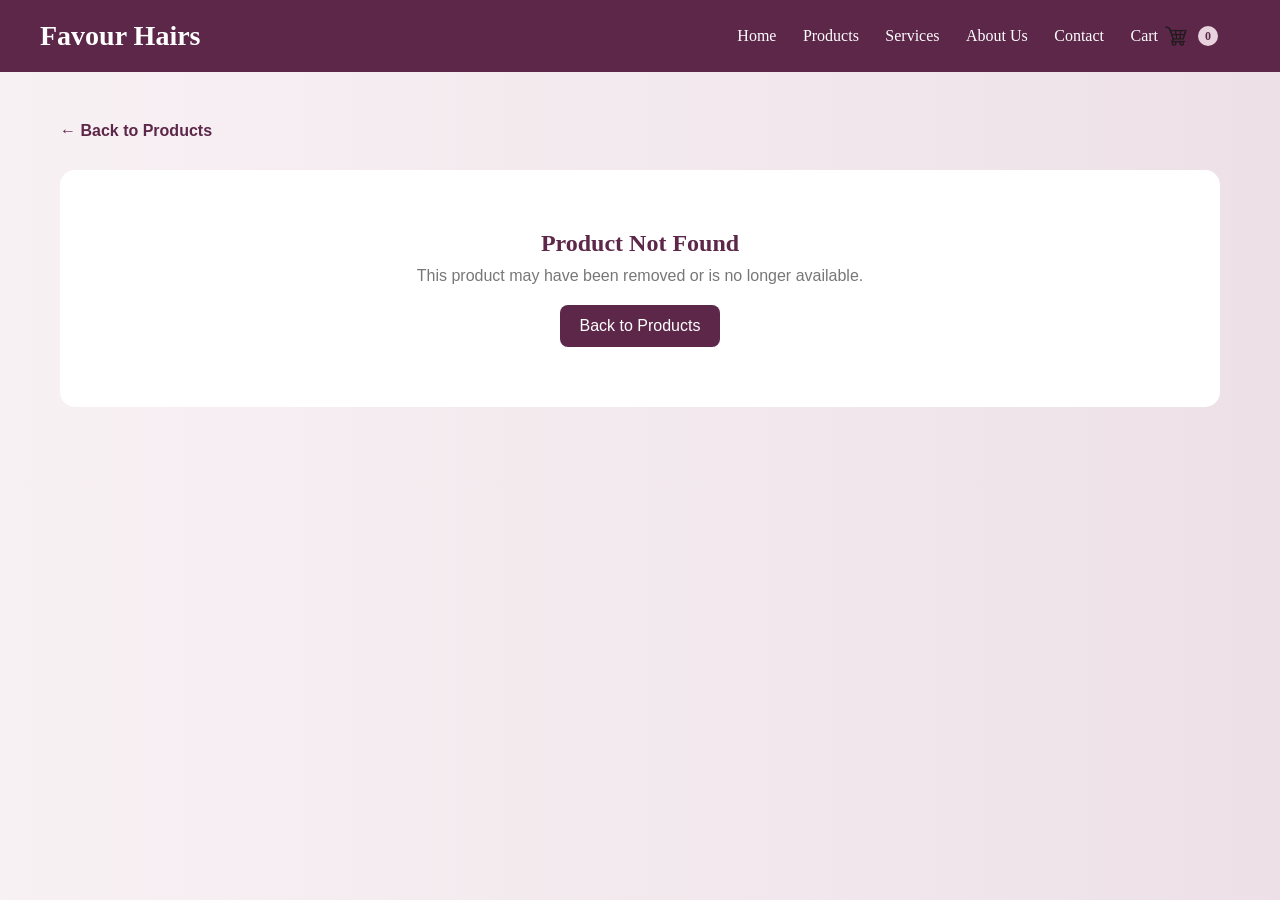
<file: frontend/product.html>
<!DOCTYPE html>
<html lang="en">

<head>

    <meta charset="UTF-8">

    <meta
        name="viewport"
        content="width=device-width, initial-scale=1.0"
    >

    <title>Product | Favour Hairs</title>

    <style>

        *{
            margin:0;
            padding:0;
            box-sizing:border-box;
        }

        body{
            font-family:Poppins,Arial,sans-serif;
            background:linear-gradient(
                to right,
                #F8F1F4,
                #EDE1E7
            );
            color:#333;
        }


        /* =========================
           NAVBAR
        ========================= */

        .navbar_products{
            display:flex;
            align-items:center;
            padding:20px 40px;
            background:#5C2748;
        }

        .logo{
            flex:1;
        }

        .logo h2{
            color:white;
            font-family:Georgia,serif;
            font-size:28px;
        }

        .navbar_products nav{
            flex:1;
            text-align:right;
        }

        .navbar_products ul{
            list-style:none;
        }

        .navbar_products ul li{
            display:inline-block;
            margin-right:22px;
        }

        .navbar_products ul li a{
            color:white;
            text-decoration:none;
            display:flex;
            align-items:center;
            gap:5px;
            font-family:Georgia,serif;
        }

        .navbar_products ul li a:hover{
            color:#E8D2DD;
        }

        .cart-count{
            background:#E8D2DD;
            color:#5C2748;
            font-size:12px;
            font-weight:bold;
            width:20px;
            height:20px;
            border-radius:50%;
            display:flex;
            justify-content:center;
            align-items:center;
        }


        /* =========================
           PRODUCT PAGE
        ========================= */

        .product-page{
            max-width:1200px;
            margin:auto;
            padding:50px 20px 80px;
        }

        .back-link{
            display:inline-block;
            margin-bottom:30px;
            color:#5C2748;
            text-decoration:none;
            font-weight:bold;
        }

        .back-link:hover{
            text-decoration:underline;
        }

        .product-container{
            display:grid;
            grid-template-columns:1fr 1fr;
            gap:50px;
            background:white;
            padding:30px;
            border-radius:18px;
            box-shadow:
                0 8px 30px rgba(0,0,0,0.08);
        }


        /* =========================
           GALLERY
        ========================= */

        .product-gallery{
            display:flex;
            flex-direction:column;
            gap:15px;
        }

        .main-image-container{
            width:100%;
            height:500px;
            border-radius:15px;
            overflow:hidden;
            background:#F8F1F4;
        }

        .main-image-container img{
            width:100%;
            height:100%;
            object-fit:cover;
            display:block;
        }

        .thumbnail-container{
            display:flex;
            gap:10px;
            flex-wrap:wrap;
        }

        .thumbnail{
            width:80px;
            height:80px;
            border-radius:8px;
            overflow:hidden;
            cursor:pointer;
            border:2px solid transparent;
        }

        .thumbnail.active{
            border-color:#5C2748;
        }

        .thumbnail img{
            width:100%;
            height:100%;
            object-fit:cover;
        }


        /* =========================
           PRODUCT DETAILS
        ========================= */

        .product-details{
            padding:10px 0;
        }

        .product-category{
            color:#843966;
            font-size:14px;
            font-weight:bold;
            text-transform:uppercase;
            letter-spacing:1px;
            margin-bottom:10px;
        }

        .product-details h1{
            font-family:Georgia,serif;
            color:#5C2748;
            font-size:40px;
            margin-bottom:15px;
        }

        .product-price{
            font-size:25px;
            font-weight:bold;
            color:#5C2748;
            margin-bottom:20px;
        }

        .product-description{
            color:#666;
            line-height:1.7;
            margin-bottom:30px;
        }


        /* =========================
           SPECIFICATIONS
        ========================= */

        .specifications{
            margin-bottom:30px;
        }

        .specifications h3{
            font-family:Georgia,serif;
            color:#5C2748;
            margin-bottom:15px;
        }

        .specification-row{
            display:flex;
            justify-content:space-between;
            gap:20px;
            padding:10px 0;
            border-bottom:1px solid #eee;
        }

        .specification-row strong{
            color:#5C2748;
        }

        .specification-row span{
            color:#666;
            text-align:right;
        }


        /* =========================
           QUANTITY
        ========================= */

        .quantity-section{
            margin-bottom:20px;
        }

        .quantity-section label{
            display:block;
            color:#5C2748;
            font-weight:bold;
            margin-bottom:10px;
        }

        .quantity-controls{
            display:flex;
            align-items:center;
            width:max-content;
            border:1px solid #ddd;
            border-radius:8px;
            overflow:hidden;
        }

        .quantity-controls button{
            width:40px;
            height:40px;
            border:none;
            background:#F8F1F4;
            color:#5C2748;
            font-size:20px;
            cursor:pointer;
        }

        .quantity-controls button:hover{
            background:#E8D2DD;
        }

        .quantity-controls span{
            width:45px;
            text-align:center;
            font-weight:bold;
        }


        /* =========================
           ADD TO CART
        ========================= */

        .add-cart-button{
            width:100%;
            padding:15px;
            border:none;
            border-radius:8px;
            background:#5C2748;
            color:white;
            font-size:15px;
            cursor:pointer;
        }

        .add-cart-button:hover{
            background:#843966;
        }

        .cart-message{
            margin-top:15px;
            padding:12px;
            border-radius:8px;
            background:#E8D2DD;
            color:#5C2748;
            text-align:center;
            display:none;
        }

        .cart-message.show{
            display:block;
        }


        /* =========================
           REVIEWS
        ========================= */

        .reviews-section{
            margin-top:50px;
            background:white;
            padding:30px;
            border-radius:18px;
            box-shadow:
                0 8px 30px rgba(0,0,0,0.06);
        }

        .reviews-section h2{
            font-family:Georgia,serif;
            color:#5C2748;
            margin-bottom:25px;
        }

        .rating-summary{
            display:flex;
            align-items:center;
            gap:15px;
            margin-bottom:30px;
            padding-bottom:20px;
            border-bottom:1px solid #eee;
        }

        .average-rating{
            font-size:35px;
            font-weight:bold;
            color:#5C2748;
        }

        .stars{
            color:#C79A25;
            font-size:22px;
            letter-spacing:2px;
        }

        .review-count{
            color:#777;
            font-size:14px;
        }


        /* =========================
           REVIEW CARDS
        ========================= */

        .reviews-container{
            margin-bottom:35px;
        }

        .review-card{
            border-bottom:1px solid #eee;
            padding:20px 0;
        }

        .review-header{
            display:flex;
            justify-content:space-between;
            margin-bottom:8px;
        }

        .review-name{
            color:#5C2748;
            font-weight:bold;
        }

        .review-stars{
            color:#C79A25;
        }

        .review-text{
            color:#666;
            line-height:1.6;
        }

        .review-date{
            color:#999;
            font-size:12px;
            margin-top:8px;
        }

        .no-reviews{
            color:#777;
            padding:20px 0;
        }


        /* =========================
           REVIEW FORM
        ========================= */

        .review-form{
            margin-top:20px;
        }

        .review-form h3{
            color:#5C2748;
            font-family:Georgia,serif;
            margin-bottom:15px;
        }

        .review-form input,
        .review-form select,
        .review-form textarea{
            width:100%;
            padding:12px;
            margin-bottom:12px;
            border:1px solid #ddd;
            border-radius:7px;
            font-family:inherit;
        }

        .review-form textarea{
            min-height:110px;
            resize:vertical;
        }

        .review-form button{
            background:#5C2748;
            color:white;
            border:none;
            padding:12px 22px;
            border-radius:7px;
            cursor:pointer;
        }

        .review-form button:hover{
            background:#843966;
        }


        /* =========================
           NOT FOUND
        ========================= */

        .product-not-found{
            text-align:center;
            background:white;
            padding:60px 20px;
            border-radius:15px;
        }

        .product-not-found h2{
            font-family:Georgia,serif;
            color:#5C2748;
            margin-bottom:10px;
        }

        .product-not-found p{
            color:#777;
            margin-bottom:20px;
        }

        .product-not-found a{
            display:inline-block;
            background:#5C2748;
            color:white;
            text-decoration:none;
            padding:12px 20px;
            border-radius:8px;
        }


        /* =========================
           LOADING
        ========================= */

        .loading-message{
            text-align:center;
            background:white;
            padding:60px 20px;
            border-radius:15px;
            color:#777;
        }


        /* =========================
           RESPONSIVE
        ========================= */

        @media(max-width:850px){

            .product-container{
                grid-template-columns:1fr;
            }

            .main-image-container{
                height:450px;
            }

        }


        @media(max-width:750px){

            .navbar_products{
                padding:18px 20px;
            }

            .navbar_products nav{
                display:none;
            }

            .product-page{
                padding:30px 15px 60px;
            }

            .product-container{
                padding:20px;
            }

            .product-details h1{
                font-size:32px;
            }

            .main-image-container{
                height:350px;
            }

            .reviews-section{
                padding:20px;
            }

        }

    </style>

</head>


<body>


    <!-- =========================
         NAVBAR
    ========================= -->

    <header class="navbar_products">

        <div class="logo">

            <h2>
                Favour Hairs
            </h2>

        </div>


        <nav>

            <ul>

                <li>
                    <a href="index.html">
                        Home
                    </a>
                </li>

                <li>
                    <a href="products.html">
                        Products
                    </a>
                </li>

                <li>
                    <a href="services.html">
                        Services
                    </a>
                </li>

                <li>
                    <a href="about.html">
                        About Us
                    </a>
                </li>

                <li>
                    <a href="contact.html">
                        Contact
                    </a>
                </li>

                <li>

                    <a href="Cart.html">

                        Cart

                        <img
                            src="images/cart_icon.png"
                            width="30"
                            height="20"
                            alt="Cart"
                        >

                        <span
                            class="cart-count"
                            id="cartCount"
                        >
                            0
                        </span>

                    </a>

                </li>

            </ul>

        </nav>

    </header>



    <!-- =========================
         PRODUCT PAGE
    ========================= -->

    <main class="product-page">

        <a
            href="products.html"
            class="back-link"
        >
            ← Back to Products
        </a>


        <div id="productContent">

            <div class="loading-message">

                Loading product...

            </div>

        </div>


        <!-- =========================
             REVIEWS
        ========================= -->

        <section
            class="reviews-section"
            id="reviewsSection"
            style="display:none;"
        >

            <h2>
                Customer Reviews
            </h2>


            <div class="rating-summary">

                <div
                    class="average-rating"
                    id="averageRating"
                >
                    0.0
                </div>

                <div>

                    <div
                        class="stars"
                        id="averageStars"
                    >
                        ☆☆☆☆☆
                    </div>

                    <div
                        class="review-count"
                        id="reviewCount"
                    >
                        0 reviews
                    </div>

                </div>

            </div>


            <div
                class="reviews-container"
                id="reviewsContainer"
            ></div>


            <div class="review-form">

                <h3>
                    Leave a Review
                </h3>


                <input
                    type="text"
                    id="reviewName"
                    placeholder="Your name"
                    required
                >


                <select
                    id="reviewRating"
                    required
                >

                    <option value="">
                        Select rating
                    </option>

                    <option value="5">
                        5 Stars
                    </option>

                    <option value="4">
                        4 Stars
                    </option>

                    <option value="3">
                        3 Stars
                    </option>

                    <option value="2">
                        2 Stars
                    </option>

                    <option value="1">
                        1 Star
                    </option>

                </select>


                <textarea
                    id="reviewText"
                    placeholder="Write your review..."
                    required
                ></textarea>


                <button
                    onclick="submitReview()"
                >
                    Submit Review
                </button>

            </div>

        </section>

    </main>



    <script>


        /* =========================
           API + STORAGE
        ========================= */

       const API_BASE = "https://favour-hairs-back.onrender.com/api";

        const CART_KEY =
            "favourHairsCart";


        /* =========================
           GET PRODUCT ID
        ========================= */

        const urlParams =
            new URLSearchParams(
                window.location.search
            );


        const productId =
            urlParams.get("id");


        let product = null;


        /* =========================
           ESCAPE HTML
        ========================= */

        function escapeHTML(value){

            return String(value ?? "")
                .replace(/&/g,"&amp;")
                .replace(/</g,"&lt;")
                .replace(/>/g,"&gt;")
                .replace(/"/g,"&quot;")
                .replace(/'/g,"&#039;");

        }


        /* =========================
           CART COUNT
        ========================= */

        function updateCartCount(){

            const cart =
                JSON.parse(
                    localStorage.getItem(
                        CART_KEY
                    )
                ) || [];


            let totalItems = 0;


            cart.forEach(item => {

                totalItems +=
                    Number(item.quantity) || 0;

            });


            document.getElementById(
                "cartCount"
            ).textContent =
                totalItems;

        }


        /* =========================
           LOAD PRODUCT
        ========================= */

        async function loadProduct(){

            const container =
                document.getElementById(
                    "productContent"
                );


            if(!productId){

                showProductNotFound();

                return;

            }


            try{

                const response =
                    await fetch(
                        `${API_BASE}/products`
                    );


                if(!response.ok){

                    throw new Error(
                        "Could not load products."
                    );

                }


                const products =
                    await response.json();


                product =
                    products.find(
                        item =>
                            item.id === productId
                    );


                if(!product){

                    showProductNotFound();

                    return;

                }


                displayProduct();

                await loadReviews();

            }
            catch(error){

                console.error(error);


                container.innerHTML = `

                    <div class="product-not-found">

                        <h2>
                            Unable to Load Product
                        </h2>

                        <p>
                            Make sure the Favour Hairs server is running.
                        </p>

                        <a href="products.html">
                            Back to Products
                        </a>

                    </div>

                `;

            }

        }


        /* =========================
           PRODUCT NOT FOUND
        ========================= */

        function showProductNotFound(){

            const container =
                document.getElementById(
                    "productContent"
                );


            container.innerHTML = `

                <div class="product-not-found">

                    <h2>
                        Product Not Found
                    </h2>

                    <p>
                        This product may have been removed or is no longer available.
                    </p>

                    <a href="products.html">
                        Back to Products
                    </a>

                </div>

            `;

        }


        /* =========================
           DISPLAY PRODUCT
        ========================= */

        function displayProduct(){

            const container =
                document.getElementById(
                    "productContent"
                );


            document.title =
                product.name +
                " | Favour Hairs";


            const images =
                Array.isArray(product.images) &&
                product.images.length
                ? product.images
                : [];


            const mainImage =
                images.length
                ? images[0]
                : "";


            const specifications =
                product.specifications || {};


            let specificationHTML = "";


            Object.keys(
                specifications
            ).forEach(key => {

                specificationHTML += `

                    <div class="specification-row">

                        <strong>
                            ${escapeHTML(key)}
                        </strong>

                        <span>
                            ${escapeHTML(
                                specifications[key]
                            )}
                        </span>

                    </div>

                `;

            });


            container.innerHTML = `

                <div class="product-container">


                    <div class="product-gallery">

                        <div class="main-image-container">

                            <img
                                id="mainImage"
                                src="${escapeHTML(mainImage)}"
                                alt="${escapeHTML(product.name)}"
                            >

                        </div>


                        <div
                            class="thumbnail-container"
                            id="thumbnailContainer"
                        ></div>

                    </div>



                    <div class="product-details">

                        <div class="product-category">

                            ${escapeHTML(
                                product.category
                            )}

                        </div>


                        <h1>

                            ${escapeHTML(
                                product.name
                            )}

                        </h1>


                        <div class="product-price">

                            ₦${Number(
                                product.price || 0
                            ).toLocaleString()}

                        </div>


                        <p class="product-description">

                            ${escapeHTML(
                                product.description || ""
                            )}

                        </p>


                        ${
                            Object.keys(
                                specifications
                            ).length
                            ?

                            `

                            <div class="specifications">

                                <h3>
                                    Product Details
                                </h3>

                                ${specificationHTML}

                            </div>

                            `

                            :

                            ""

                        }


                        <div class="quantity-section">

                            <label>
                                Quantity
                            </label>


                            <div class="quantity-controls">

                                <button
                                    onclick="decreaseQuantity()"
                                >
                                    −
                                </button>


                                <span
                                    id="quantity"
                                >
                                    1
                                </span>


                                <button
                                    onclick="increaseQuantity()"
                                >
                                    +
                                </button>

                            </div>

                        </div>


                        <button
                            class="add-cart-button"
                            onclick="addCurrentProductToCart()"
                        >
                            Add to Cart
                        </button>


                        <div
                            class="cart-message"
                            id="cartMessage"
                        ></div>

                    </div>

                </div>

            `;


            renderThumbnails(
                images
            );

        }


        /* =========================
           THUMBNAILS
        ========================= */

        function renderThumbnails(images){

            const container =
                document.getElementById(
                    "thumbnailContainer"
                );


            if(!container){

                return;

            }


            container.innerHTML = "";


            images.forEach(
                (image,index) => {

                    const thumbnail =
                        document.createElement(
                            "div"
                        );


                    thumbnail.className =
                        "thumbnail";


                    if(index === 0){

                        thumbnail.classList.add(
                            "active"
                        );

                    }


                    thumbnail.innerHTML = `

                        <img
                            src="${escapeHTML(image)}"
                            alt="Product image"
                        >

                    `;


                    thumbnail.onclick =
                        function(){

                            changeMainImage(
                                image,
                                thumbnail
                            );

                        };


                    container.appendChild(
                        thumbnail
                    );

                }
            );

        }


        function changeMainImage(
            image,
            thumbnail
        ){

            document.getElementById(
                "mainImage"
            ).src = image;


            document
                .querySelectorAll(
                    ".thumbnail"
                )
                .forEach(item => {

                    item.classList.remove(
                        "active"
                    );

                });


            thumbnail.classList.add(
                "active"
            );

        }


        /* =========================
           QUANTITY
        ========================= */

        let quantity = 1;


        function increaseQuantity(){

            quantity++;


            document.getElementById(
                "quantity"
            ).textContent =
                quantity;

        }


        function decreaseQuantity(){

            if(quantity <= 1){

                return;

            }


            quantity--;


            document.getElementById(
                "quantity"
            ).textContent =
                quantity;

        }


        /* =========================
           ADD TO CART
        ========================= */

        function addCurrentProductToCart(){

            if(!product){

                return;

            }


            let cart =
                JSON.parse(
                    localStorage.getItem(
                        CART_KEY
                    )
                ) || [];


            const existingProduct =
                cart.find(
                    item =>
                        item.productId ===
                        product.id
                );


            if(existingProduct){

                existingProduct.quantity +=
                    quantity;

            }
            else{

                cart.push({

                    productId:
                        product.id,

                    name:
                        product.name,

                    price:
                        Number(product.price),

                    image:
                        product.images &&
                        product.images.length
                        ? product.images[0]
                        : "",

                    description:
                        product.description || "",

                    quantity:
                        quantity

                });

            }


            localStorage.setItem(
                CART_KEY,
                JSON.stringify(cart)
            );


            updateCartCount();


            showCartMessage(
                product.name +
                " added to cart!"
            );


            quantity = 1;


            const quantityElement =
                document.getElementById(
                    "quantity"
                );


            if(quantityElement){

                quantityElement.textContent =
                    "1";

            }

        }


        function showCartMessage(message){

            const messageBox =
                document.getElementById(
                    "cartMessage"
                );


            if(!messageBox){

                return;

            }


            messageBox.textContent =
                message;


            messageBox.classList.add(
                "show"
            );


            setTimeout(() => {

                messageBox.classList.remove(
                    "show"
                );

            },2500);

        }


        /* =========================
           REVIEWS
        ========================= */

        async function loadReviews(){

            if(!product){

                return;

            }


            try{

                const response =
                    await fetch(
                        `${API_BASE}/reviews?productId=${encodeURIComponent(product.id)}`
                    );


                if(!response.ok){

                    throw new Error(
                        "Could not load reviews."
                    );

                }


                const reviews =
                    await response.json();


                displayReviews(
                    reviews
                );

            }
            catch(error){

                console.error(error);

                displayReviews([]);

            }

        }


        function displayReviews(reviews){

            if(!product){

                return;

            }


            const reviewsSection =
                document.getElementById(
                    "reviewsSection"
                );


            reviewsSection.style.display =
                "block";


            const container =
                document.getElementById(
                    "reviewsContainer"
                );


            container.innerHTML = "";


            if(reviews.length === 0){

                container.innerHTML = `

                    <p class="no-reviews">

                        No reviews yet.
                        Be the first to review this product.

                    </p>

                `;

            }
            else{

                reviews.forEach(
                    review => {

                        const card =
                            document.createElement(
                                "div"
                            );


                        card.className =
                            "review-card";


                        card.innerHTML = `

                            <div class="review-header">

                                <span class="review-name">

                                    ${escapeHTML(
                                        review.name
                                    )}

                                </span>

                                <span class="review-stars">

                                    ${getStars(
                                        review.rating
                                    )}

                                </span>

                            </div>

                            <p class="review-text">

                                ${escapeHTML(
                                    review.comment
                                )}

                            </p>

                            <div class="review-date">

                                ${formatReviewDate(
                                    review.date
                                )}

                            </div>

                        `;


                        container.appendChild(
                            card
                        );

                    }
                );

            }


            updateRatingSummary(
                reviews
            );

        }


        function getStars(rating){

            const numericRating =
                Math.max(
                    0,
                    Math.min(
                        5,
                        Number(rating) || 0
                    )
                );


            const fullStars =
                "★".repeat(
                    numericRating
                );


            const emptyStars =
                "☆".repeat(
                    5 - numericRating
                );


            return (
                fullStars +
                emptyStars
            );

        }


        function updateRatingSummary(
            reviews
        ){

            const averageRating =
                document.getElementById(
                    "averageRating"
                );


            const averageStars =
                document.getElementById(
                    "averageStars"
                );


            const reviewCount =
                document.getElementById(
                    "reviewCount"
                );


            if(reviews.length === 0){

                averageRating.textContent =
                    "0.0";

                averageStars.textContent =
                    "☆☆☆☆☆";

                reviewCount.textContent =
                    "0 reviews";

                return;

            }


            const total =
                reviews.reduce(
                    (
                        sum,
                        review
                    ) =>
                        sum +
                        Number(review.rating || 0),
                    0
                );


            const average =
                total /
                reviews.length;


            averageRating.textContent =
                average.toFixed(1);


            averageStars.textContent =
                getStars(
                    Math.round(average)
                );


            reviewCount.textContent =
                reviews.length +
                (
                    reviews.length === 1
                    ? " review"
                    : " reviews"
                );

        }


        function formatReviewDate(date){

            if(!date){

                return "";

            }


            const parsedDate =
                new Date(date);


            if(Number.isNaN(
                parsedDate.getTime()
            )){

                return "";

            }


            return parsedDate.toLocaleDateString(
                "en-NG",
                {
                    day:"numeric",
                    month:"short",
                    year:"numeric"
                }
            );

        }


        /* =========================
           SUBMIT REVIEW
        ========================= */

        async function submitReview(){

            if(!product){

                return;

            }


            const name =
                document.getElementById(
                    "reviewName"
                ).value.trim();


            const rating =
                Number(
                    document.getElementById(
                        "reviewRating"
                    ).value
                );


            const comment =
                document.getElementById(
                    "reviewText"
                ).value.trim();


            if(
                !name ||
                !rating ||
                !comment
            ){

                alert(
                    "Please complete all review fields."
                );

                return;

            }


            const review = {

                id:
                    "REV-" +
                    Date.now(),

                productId:
                    product.id,

                name:
                    name,

                rating:
                    rating,

                comment:
                    comment,

                date:
                    new Date().toISOString(),

                status:
                    "Approved"

            };


            try{

                const response =
                    await fetch(
                        `${API_BASE}/reviews`,
                        {
                            method:"POST",

                            headers:{
                                "Content-Type":
                                    "application/json"
                            },

                            body:
                                JSON.stringify(
                                    review
                                )
                        }
                    );


                const data =
                    await response.json();


                if(!response.ok){

                    throw new Error(
                        data.error ||
                        "Could not submit review."
                    );

                }


                document.getElementById(
                    "reviewName"
                ).value = "";


                document.getElementById(
                    "reviewRating"
                ).value = "";


                document.getElementById(
                    "reviewText"
                ).value = "";


                await loadReviews();


                alert(
                    "Review submitted successfully."
                );

            }
            catch(error){

                console.error(error);


                alert(
                    error.message ||
                    "Could not submit review. Make sure the Flask server is running."
                );

            }

        }


        /* =========================
           START PAGE
        ========================= */

        loadProduct();

        updateCartCount();

    </script>

</body>

</html>
</file>
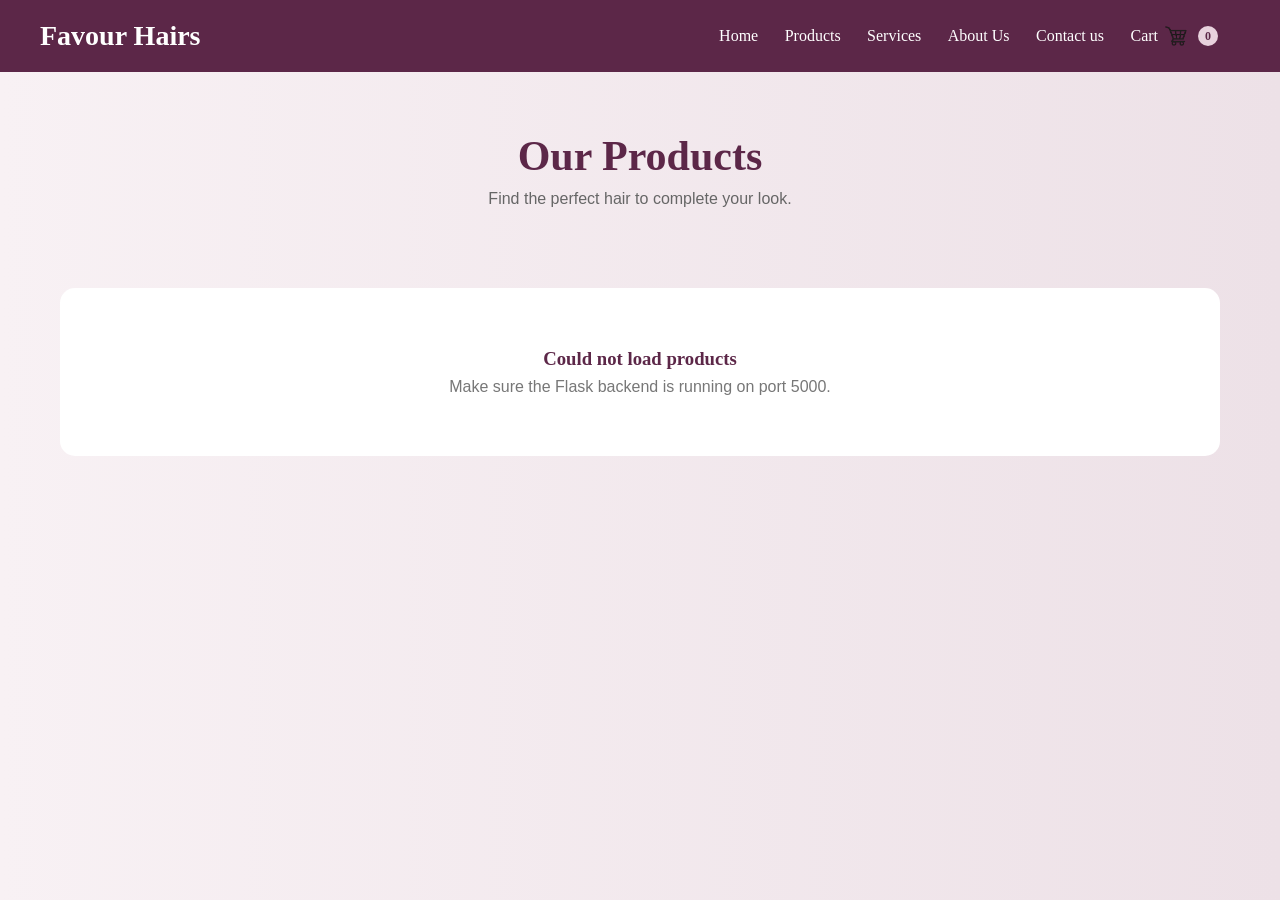
<file: frontend/products.html>
<!DOCTYPE html>
<html lang="en">

<head>

    <meta charset="UTF-8">

    <meta
        name="viewport"
        content="width=device-width, initial-scale=1.0"
    >

    <title>Products | Favour Hairs</title>

    <style>

        *{
            margin:0;
            padding:0;
            box-sizing:border-box;
        }

        body{
            font-family:Poppins,sans-serif;
            background:linear-gradient(to right,#F8F1F4,#EDE1E7);
            color:#333;
        }


        /* =========================
           NAVBAR
        ========================= */

        .navbar_products{
            display:flex;
            align-items:center;
            padding:20px 40px;
            background:#5C2748;
        }

        .logo{
            flex:1;
        }

        .logo h2{
            color:white;
            font-family:Georgia,serif;
            font-size:28px;
        }

        .navbar_products nav{
            flex:1;
            text-align:right;
        }

        .navbar_products ul{
            list-style:none;
        }

        .navbar_products ul li{
            display:inline-block;
            margin-right:22px;
        }

        .navbar_products ul li a{
            color:white;
            text-decoration:none;
            display:flex;
            align-items:center;
            gap:5px;
            font-family:Georgia,serif;
        }

        .navbar_products ul li a:hover{
            color:#E8D2DD;
        }

        .cart-count{
            background:#E8D2DD;
            color:#5C2748;
            font-size:12px;
            font-weight:bold;
            width:20px;
            height:20px;
            border-radius:50%;
            display:flex;
            justify-content:center;
            align-items:center;
        }


        /* =========================
           PAGE HEADER
        ========================= */

        .page-header{
            text-align:center;
            padding:60px 20px 35px;
        }

        .page-header h1{
            font-family:Georgia,serif;
            color:#5C2748;
            font-size:42px;
            margin-bottom:10px;
        }

        .page-header p{
            color:#666;
        }


        /* =========================
           CATEGORY BUTTONS
        ========================= */

        .category-buttons{
            display:flex;
            justify-content:center;
            gap:15px;
            margin-bottom:45px;
            flex-wrap:wrap;
        }

        .category-buttons button{
            border:2px solid #5C2748;
            background:transparent;
            color:#5C2748;
            padding:12px 25px;
            border-radius:25px;
            cursor:pointer;
            font-size:15px;
            transition:0.3s;
        }

        .category-buttons button:hover,
        .category-buttons button.active{
            background:#5C2748;
            color:white;
        }


        /* =========================
           PRODUCT AREA
        ========================= */

        .product-area{
            max-width:1200px;
            margin:auto;
            padding:0 20px 70px;
        }

        .product-area.has-filters{
            display:grid;
            grid-template-columns:230px 1fr;
            gap:35px;
        }


        /* =========================
           FILTERS
        ========================= */

        .product-filters{
            display:none;
            background:white;
            padding:20px;
            border-radius:15px;
            height:max-content;
            box-shadow:0 5px 20px rgba(0,0,0,0.08);
        }

        .product-filters.show{
            display:block;
        }

        .product-filters h3{
            color:#5C2748;
            margin-bottom:20px;
            font-family:Georgia,serif;
        }

        .filter-section{
            display:none;
            margin-bottom:20px;
        }

        .filter-section.active{
            display:block;
        }

        .filter-section h4{
            color:#5C2748;
            margin-bottom:10px;
        }

        .filter-option{
            display:block;
            margin-bottom:8px;
            font-size:14px;
        }

        .filter-option input{
            margin-right:7px;
        }

        .filter-buttons{
            display:flex;
            gap:8px;
            flex-direction:column;
            margin-top:20px;
        }

        .filter-buttons button{
            padding:10px;
            border:none;
            border-radius:8px;
            cursor:pointer;
        }

        .apply-filter{
            background:#5C2748;
            color:white;
        }

        .clear-filter{
            background:#E8D2DD;
            color:#5C2748;
        }


        /* =========================
           PRODUCTS GRID
        ========================= */

        .products-grid{
            display:grid;
            grid-template-columns:repeat(3,minmax(300px,1fr));
            gap:25px;
        }

        .product-card{
            background:white;
            padding:15px;
            border-radius:15px;
            transition:
                transform 0.3s ease,
                box-shadow 0.3s ease;
        }

        .product-card:hover{
            transform:translateY(-5px);
            box-shadow:0 10px 25px rgba(0,0,0,0.12);
        }

        .product-card img{
            width:100%;
            height:300px;
            object-fit:cover;
            border-radius:12px;
            display:block;
        }

        .product-info{
            padding:15px 5px 5px;
        }

        .product-info h3{
            font-family:Georgia,serif;
            color:#5C2748;
            margin-bottom:8px;
        }

        .product-description{
            font-size:14px;
            color:#666;
            margin-bottom:10px;
        }

        .product-price{
            font-weight:bold;
            color:#5C2748;
            font-size:17px;
            margin-bottom:15px;
        }

        .product-buttons{
            display:flex;
            gap:10px;
        }

        .product-buttons a,
        .product-buttons button{
            flex:1;
            padding:11px 8px;
            border-radius:8px;
            font-size:13px;
            cursor:pointer;
            text-align:center;
            text-decoration:none;
        }

        .view-product-btn{
            border:2px solid #5C2748;
            background:white;
            color:#5C2748;
        }

        .shop-product-btn{
            border:2px solid #5C2748;
            background:#5C2748;
            color:white;
        }

        .view-product-btn:hover{
            background:#F8F1F4;
        }

        .shop-product-btn:hover{
            background:#843966;
        }


        /* =========================
           EMPTY / ERROR
        ========================= */

        .empty-products{
            grid-column:1 / -1;
            text-align:center;
            padding:60px 20px;
            background:white;
            border-radius:15px;
        }

        .empty-products h3{
            color:#5C2748;
            font-family:Georgia,serif;
            margin-bottom:8px;
        }

        .empty-products p{
            color:#777;
        }


        /* =========================
           CART MESSAGE
        ========================= */

        .cart-message{
            position:fixed;
            bottom:25px;
            right:25px;
            background:#5C2748;
            color:white;
            padding:15px 22px;
            border-radius:10px;
            opacity:0;
            transform:translateY(20px);
            pointer-events:none;
            transition:0.3s;
            z-index:1000;
        }

        .cart-message.show{
            opacity:1;
            transform:translateY(0);
        }


        /* =========================
           RESPONSIVE
        ========================= */

        @media(max-width:1000px){

            .products-grid{
                grid-template-columns:
                    repeat(2,minmax(250px,1fr));
            }

        }


        @media(max-width:750px){

            .navbar_products{
                padding:18px 20px;
            }

            .navbar_products nav{
                display:none;
            }

            .product-area.has-filters{
                display:block;
            }

            .product-filters{
                margin-bottom:30px;
            }

            .products-grid{
                grid-template-columns:1fr;
            }

        }

    </style>

</head>


<body>


    <!-- =========================
         NAVBAR
    ========================= -->

    <header class="navbar_products">

        <div class="logo">

            <h2>
                Favour Hairs
            </h2>

        </div>


        <nav>

            <ul>

                <li>
                    <a href="index.html">
                        Home
                    </a>
                </li>

                <li>
                    <a href="products.html">
                        Products
                    </a>
                </li>

                <li>
                    <a href="services.html">
                        Services
                    </a>
                </li>

                <li>
                    <a href="about.html">
                        About Us
                    </a>
                </li>

                <li>
                    <a href="contact.html">
                        Contact us
                    </a>
                </li>

                <li>

                    <a href="cart.html">

                        Cart

                        <img
                            src="images/cart_icon.png"
                            width="30"
                            height="20"
                            alt="Cart"
                        >

                        <span
                            class="cart-count"
                            id="cartCount"
                        >
                            0
                        </span>

                    </a>

                </li>

            </ul>

        </nav>

    </header>



    <!-- =========================
         PAGE HEADER
    ========================= -->

    <section class="page-header">

        <h1>
            Our Products
        </h1>

        <p>
            Find the perfect hair to complete your look.
        </p>

    </section>



    <!-- =========================
         DYNAMIC CATEGORIES
    ========================= -->

    <div
        class="category-buttons"
        id="categoryButtons"
    ></div>



    <!-- =========================
         PRODUCT AREA
    ========================= -->

    <section
        class="product-area"
        id="productArea"
    >


        <!-- FILTER SIDEBAR -->

        <aside
            class="product-filters"
            id="productFilters"
        >

            <h3>
                Filter Products
            </h3>


            <!-- WIG FILTERS -->

            <div
                class="filter-section"
                id="wigsFilters"
            >

                <h4>
                    Hair Material
                </h4>

                <label class="filter-option">
                    <input
                        type="checkbox"
                        data-filter="material"
                        value="human"
                    >
                    Human Hair
                </label>

                <label class="filter-option">
                    <input
                        type="checkbox"
                        data-filter="material"
                        value="synthetic"
                    >
                    Synthetic
                </label>

                <label class="filter-option">
                    <input
                        type="checkbox"
                        data-filter="material"
                        value="blend"
                    >
                    Blend Hair
                </label>


                <h4>
                    Construction
                </h4>

                <label class="filter-option">
                    <input
                        type="checkbox"
                        data-filter="construction"
                        value="full-lace"
                    >
                    Full Lace
                </label>

                <label class="filter-option">
                    <input
                        type="checkbox"
                        data-filter="construction"
                        value="frontal"
                    >
                    Frontal
                </label>

                <label class="filter-option">
                    <input
                        type="checkbox"
                        data-filter="construction"
                        value="closure"
                    >
                    Closure
                </label>

                <label class="filter-option">
                    <input
                        type="checkbox"
                        data-filter="construction"
                        value="360-lace"
                    >
                    360 Lace
                </label>

                <label class="filter-option">
                    <input
                        type="checkbox"
                        data-filter="construction"
                        value="glueless"
                    >
                    Glueless
                </label>


                <h4>
                    Style
                </h4>

                <label class="filter-option">
                    <input
                        type="checkbox"
                        data-filter="style"
                        value="bone-straight"
                    >
                    Bone Straight
                </label>

                <label class="filter-option">
                    <input
                        type="checkbox"
                        data-filter="style"
                        value="body-wave"
                    >
                    Body Wave
                </label>

                <label class="filter-option">
                    <input
                        type="checkbox"
                        data-filter="style"
                        value="curly"
                    >
                    Curly
                </label>

                <label class="filter-option">
                    <input
                        type="checkbox"
                        data-filter="style"
                        value="bob"
                    >
                    Bob
                </label>

                <label class="filter-option">
                    <input
                        type="checkbox"
                        data-filter="style"
                        value="braided"
                    >
                    Braided
                </label>

                <label class="filter-option">
                    <input
                        type="checkbox"
                        data-filter="style"
                        value="pixie"
                    >
                    Pixie
                </label>

            </div>



            <!-- BUNDLES FILTERS -->

            <div
                class="filter-section"
                id="bundlesFilters"
            >

                <h4>
                    Hair Material
                </h4>

                <label class="filter-option">
                    <input
                        type="checkbox"
                        data-filter="material"
                        value="human"
                    >
                    Human Hair
                </label>

                <label class="filter-option">
                    <input
                        type="checkbox"
                        data-filter="material"
                        value="synthetic"
                    >
                    Synthetic
                </label>

                <label class="filter-option">
                    <input
                        type="checkbox"
                        data-filter="material"
                        value="blend"
                    >
                    Blend Hair
                </label>


                <h4>
                    Texture
                </h4>

                <label class="filter-option">
                    <input
                        type="checkbox"
                        data-filter="texture"
                        value="body-wave"
                    >
                    Body Wave
                </label>

                <label class="filter-option">
                    <input
                        type="checkbox"
                        data-filter="texture"
                        value="bone-straight"
                    >
                    Bone Straight
                </label>

                <label class="filter-option">
                    <input
                        type="checkbox"
                        data-filter="texture"
                        value="curly"
                    >
                    Curly
                </label>

                <label class="filter-option">
                    <input
                        type="checkbox"
                        data-filter="texture"
                        value="deep-wave"
                    >
                    Deep Wave
                </label>

                <label class="filter-option">
                    <input
                        type="checkbox"
                        data-filter="texture"
                        value="water-wave"
                    >
                    Water Wave
                </label>

                <label class="filter-option">
                    <input
                        type="checkbox"
                        data-filter="texture"
                        value="kinky"
                    >
                    Kinky
                </label>


                <h4>
                    Length
                </h4>

                <label class="filter-option">
                    <input
                        type="checkbox"
                        data-filter="length"
                        value="8-10"
                    >
                    8–10 inches
                </label>

                <label class="filter-option">
                    <input
                        type="checkbox"
                        data-filter="length"
                        value="12-14"
                    >
                    12–14 inches
                </label>

                <label class="filter-option">
                    <input
                        type="checkbox"
                        data-filter="length"
                        value="16-18"
                    >
                    16–18 inches
                </label>

                <label class="filter-option">
                    <input
                        type="checkbox"
                        data-filter="length"
                        value="20-22"
                    >
                    20–22 inches
                </label>

                <label class="filter-option">
                    <input
                        type="checkbox"
                        data-filter="length"
                        value="24-plus"
                    >
                    24+ inches
                </label>

            </div>



            <!-- OTHER PRODUCTS FILTERS -->

            <div
                class="filter-section"
                id="otherFilters"
            >

                <h4>
                    Product Type
                </h4>

                <label class="filter-option">
                    <input
                        type="checkbox"
                        data-filter="type"
                        value="hair-accessories"
                    >
                    Hair Accessories
                </label>

                <label class="filter-option">
                    <input
                        type="checkbox"
                        data-filter="type"
                        value="hair-care"
                    >
                    Hair Care
                </label>

                <label class="filter-option">
                    <input
                        type="checkbox"
                        data-filter="type"
                        value="styling-products"
                    >
                    Styling Products
                </label>

                <label class="filter-option">
                    <input
                        type="checkbox"
                        data-filter="type"
                        value="other"
                    >
                    Other
                </label>

            </div>



            <div class="filter-buttons">

                <button
                    class="apply-filter"
                    onclick="applyFilters()"
                >
                    Apply Filters
                </button>

                <button
                    class="clear-filter"
                    onclick="clearFilters()"
                >
                    Clear Filters
                </button>

            </div>

        </aside>



        <!-- PRODUCT GRID -->

        <div
            class="products-grid"
            id="productsGrid"
        ></div>

    </section>



    <!-- CART MESSAGE -->

    <div
        class="cart-message"
        id="cartMessage"
    ></div>



    <script>


        /* =========================
           API
        ========================= */

        const API_BASE = "https://favour-hairs-back.onrender.com/api";

        const API_ORIGIN =
            "http://127.0.0.1:5000";


        const CART_KEY =
            "favourHairsCart";


        let products = [];

        let categories = [];

        let currentCategory = null;



        /* =========================
           ESCAPE HTML
        ========================= */

        function escapeHTML(value){

            return String(value ?? "")
                .replace(/&/g,"&amp;")
                .replace(/</g,"&lt;")
                .replace(/>/g,"&gt;")
                .replace(/"/g,"&quot;")
                .replace(/'/g,"&#039;");

        }



        /* =========================
           IMAGE URL
        ========================= */

        function getImageUrl(image){

            if(!image){

                return "images/bob.jpg";

            }


            if(
                image.startsWith("http://") ||
                image.startsWith("https://") ||
                image.startsWith("data:")
            ){

                return image;

            }


            if(image.startsWith("/")){

                return API_ORIGIN + image;

            }


            if(image.startsWith("uploads/")){

                return API_ORIGIN + "/" + image;

            }


            if(image.startsWith("/uploads/")){

                return API_ORIGIN + image;

            }


            return image;

        }



        /* =========================
           NORMALIZE FILTER VALUE
        ========================= */

        function normalizeFilterValue(value){

            const key =
                String(value || "")
                .trim()
                .toLowerCase();


            const valueMap = {

                "human hair":"human",
                "synthetic":"synthetic",
                "blend hair":"blend",

                "full lace":"full-lace",
                "frontal":"frontal",
                "closure":"closure",
                "360 lace":"360-lace",

                "glue-less":"glueless",
                "glueless":"glueless",

                "bone straight":"bone-straight",
                "body wave":"body-wave",
                "curly":"curly",
                "bob":"bob",
                "braided":"braided",
                "pixie cut":"pixie",

                "deep wave":"deep-wave",
                "water wave":"water-wave",
                "kinky":"kinky",

                "hair accessories":"hair-accessories",
                "hair care":"hair-care",
                "styling products":"styling-products",
                "other":"other"

            };


            return valueMap[key]
                ||
                key
                    .replace(/\s+/g,"-")
                    .replace(/[–—]/g,"-")
                    .replace(/[^a-z0-9-]/g,"");

        }



        /* =========================
           NORMALIZE LENGTH
        ========================= */

        function normalizeLength(value){

            const v =
                String(value || "")
                .toLowerCase();


            if(
                v.includes("8") &&
                v.includes("10")
            ){

                return "8-10";

            }


            if(
                v.includes("12") &&
                v.includes("14")
            ){

                return "12-14";

            }


            if(
                v.includes("16") &&
                v.includes("18")
            ){

                return "16-18";

            }


            if(
                v.includes("20") &&
                v.includes("22")
            ){

                return "20-22";

            }


            if(v.includes("24")){

                return "24-plus";

            }


            return normalizeFilterValue(value);

        }



        /* =========================
           FILTER SECTION
        ========================= */

        function getFilterSectionId(categoryName){

            const value =
                String(categoryName || "")
                .toLowerCase();


            if(value.includes("wig")){

                return "wigsFilters";

            }


            if(value.includes("bundle")){

                return "bundlesFilters";

            }


            return "otherFilters";

        }



        /* =========================
           LOAD PRODUCTS FROM API
        ========================= */

        async function loadProducts(){

            const grid =
                document.getElementById(
                    "productsGrid"
                );


            grid.innerHTML = `

                <div class="empty-products">

                    <h3>
                        Loading products...
                    </h3>

                    <p>
                        Please wait.
                    </p>

                </div>

            `;


            try{

                const response =
                    await fetch(
                        `${API_BASE}/products`
                    );


                if(!response.ok){

                    throw new Error(
                        "Could not load products."
                    );

                }


                const data =
                    await response.json();


                /*
                 * Support both:
                 *
                 * [
                 *   {...},
                 *   {...}
                 * ]
                 *
                 * and:
                 *
                 * {
                 *   products:[...]
                 * }
                 */

                if(Array.isArray(data)){

                    products = data;

                } else if(
                    data &&
                    Array.isArray(data.products)
                ){

                    products =
                        data.products;

                } else {

                    products = [];

                }


                renderProducts();

            }catch(error){

                console.error(
                    "PRODUCT LOAD ERROR:",
                    error
                );


                grid.innerHTML = `

                    <div class="empty-products">

                        <h3>
                            Could not load products
                        </h3>

                        <p>
                            Make sure the Flask backend
                            is running on port 5000.
                        </p>

                    </div>

                `;

            }

        }



        /* =========================
           LOAD CATEGORIES FROM API
        ========================= */

        async function loadCategories(){

            const container =
                document.getElementById(
                    "categoryButtons"
                );


            container.innerHTML = "";


            try{

                const response =
                    await fetch(
                        `${API_BASE}/categories`
                    );


                if(!response.ok){

                    throw new Error(
                        "Could not load categories."
                    );

                }


                const data =
                    await response.json();


                if(Array.isArray(data)){

                    categories = data;

                } else if(
                    data &&
                    Array.isArray(data.categories)
                ){

                    categories =
                        data.categories;

                } else {

                    categories = [];

                }


                renderCategories();

            }catch(error){

                console.error(
                    "CATEGORY LOAD ERROR:",
                    error
                );


                /*
                 * Categories are not allowed
                 * to stop products from loading.
                 */

                categories = [];

                renderCategories();

            }

        }



        /* =========================
           RENDER CATEGORIES
        ========================= */

        function renderCategories(){

            const container =
                document.getElementById(
                    "categoryButtons"
                );


            container.innerHTML = "";


            if(categories.length === 0){

                return;

            }


            categories.forEach(category => {

                const button =
                    document.createElement(
                        "button"
                    );


                button.textContent =
                    "Shop " +
                    category.name;


                button.onclick =
                    function(){

                        showCategory(
                            category.name,
                            button
                        );

                    };


                container.appendChild(
                    button
                );

            });

        }



        /* =========================
           RENDER PRODUCTS
        ========================= */

        function renderProducts(){

            const grid =
                document.getElementById(
                    "productsGrid"
                );


            grid.innerHTML = "";


            if(products.length === 0){

                grid.innerHTML = `

                    <div class="empty-products">

                        <h3>
                            No products available
                        </h3>

                        <p>
                            Products added from the
                            admin dashboard will appear here.
                        </p>

                    </div>

                `;

                return;

            }


            products.forEach(product => {

                const card =
                    document.createElement(
                        "div"
                    );


                card.className =
                    "product-card";


                const specifications =
                    product.specifications || {};


                let material = "";

                let construction = "";

                let style = "";

                let texture = "";

                let length = "";

                let type = "";


                Object.keys(
                    specifications
                ).forEach(key => {

                    const lowerKey =
                        key.toLowerCase();


                    const value =
                        specifications[key];


                    if(
                        lowerKey.includes(
                            "material"
                        )
                    ){

                        material =
                            normalizeFilterValue(
                                value
                            );

                    }


                    if(
                        lowerKey.includes(
                            "construction"
                        )
                    ){

                        construction =
                            normalizeFilterValue(
                                value
                            );

                    }


                    if(
                        lowerKey === "style"
                    ){

                        style =
                            normalizeFilterValue(
                                value
                            );

                    }


                    if(
                        lowerKey.includes(
                            "texture"
                        )
                    ){

                        texture =
                            normalizeFilterValue(
                                value
                            );

                    }


                    if(
                        lowerKey.includes(
                            "length"
                        )
                    ){

                        length =
                            normalizeLength(
                                value
                            );

                    }


                    if(
                        lowerKey.includes(
                            "type"
                        )
                    ){

                        type =
                            normalizeFilterValue(
                                value
                            );

                    }

                });


                const image =
                    product.images &&
                    product.images.length
                    ? getImageUrl(
                        product.images[0]
                    )
                    : "images/bob.jpg";


                card.dataset.categoryName =
                    product.category || "";


                card.dataset.material =
                    material;


                card.dataset.construction =
                    construction;


                card.dataset.style =
                    style;


                card.dataset.texture =
                    texture;


                card.dataset.length =
                    length;


                card.dataset.type =
                    type;


                card.innerHTML = `

                    <img
                        src="${escapeHTML(image)}"
                        alt="${escapeHTML(product.name)}"
                        onerror="this.src='images/bob.jpg'"
                    >


                    <div class="product-info">

                        <h3>
                            ${escapeHTML(
                                product.name
                            )}
                        </h3>


                        <p class="product-description">

                            ${escapeHTML(
                                product.description || ""
                            )}

                        </p>


                        <p class="product-price">

                            ₦${Number(
                                product.price || 0
                            ).toLocaleString()}

                        </p>


                        <div class="product-buttons">

                            <a
                                href="product.html?id=${encodeURIComponent(
                                    product.id
                                )}"
                                class="view-product-btn"
                            >
                                View Product
                            </a>


                            <button
                                class="shop-product-btn"
                                onclick="addToCart(this)"
                                data-id="${escapeHTML(
                                    product.id
                                )}"
                                data-name="${escapeHTML(
                                    product.name
                                )}"
                                data-price="${Number(
                                    product.price || 0
                                )}"
                                data-image="${escapeHTML(
                                    image
                                )}"
                                data-description="${escapeHTML(
                                    product.description || ""
                                )}"
                            >
                                Add to Cart
                            </button>

                        </div>

                    </div>

                `;


                grid.appendChild(
                    card
                );

            });

        }



        /* =========================
           CART
        ========================= */

        const cartCount =
            document.getElementById(
                "cartCount"
            );


        function updateCartCount(){

            const cart =
                JSON.parse(
                    localStorage.getItem(
                        CART_KEY
                    )
                ) || [];


            let totalItems = 0;


            cart.forEach(item => {

                totalItems +=
                    Number(
                        item.quantity
                    ) || 0;

            });


            cartCount.textContent =
                totalItems;

        }



        function addToCart(button){

            const item = {

                id:
                    button.dataset.id,

                name:
                    button.dataset.name,

                price:
                    Number(
                        button.dataset.price
                    ),

                image:
                    button.dataset.image,

                description:
                    button.dataset.description,

                quantity:1

            };


            let cart =
                JSON.parse(
                    localStorage.getItem(
                        CART_KEY
                    )
                ) || [];


            const existingProduct =
                cart.find(
                    cartItem =>
                        cartItem.id ===
                        item.id
                );


            if(existingProduct){

                existingProduct.quantity++;

            }else{

                cart.push(item);

            }


            localStorage.setItem(
                CART_KEY,
                JSON.stringify(cart)
            );


            updateCartCount();


            showCartMessage(
                item.name +
                " added to cart!"
            );

        }



        function showCartMessage(message){

            const cartMessage =
                document.getElementById(
                    "cartMessage"
                );


            cartMessage.textContent =
                message;


            cartMessage.classList.add(
                "show"
            );


            setTimeout(() => {

                cartMessage.classList.remove(
                    "show"
                );

            },2500);

        }



        /* =========================
           CATEGORY SELECTION
        ========================= */

        function showCategory(
            categoryName,
            button
        ){

            currentCategory =
                categoryName;


            document
                .querySelectorAll(
                    ".category-buttons button"
                )
                .forEach(btn => {

                    btn.classList.remove(
                        "active"
                    );

                });


            button.classList.add(
                "active"
            );


            const productArea =
                document.getElementById(
                    "productArea"
                );


            const productFilters =
                document.getElementById(
                    "productFilters"
                );


            document
                .querySelectorAll(
                    ".filter-section"
                )
                .forEach(section => {

                    section.classList.remove(
                        "active"
                    );

                });


            const filterSectionId =
                getFilterSectionId(
                    categoryName
                );


            if(filterSectionId){

                productFilters.classList.add(
                    "show"
                );


                productArea.classList.add(
                    "has-filters"
                );


                const section =
                    document.getElementById(
                        filterSectionId
                    );


                if(section){

                    section.classList.add(
                        "active"
                    );

                }

            }else{

                productFilters.classList.remove(
                    "show"
                );


                productArea.classList.remove(
                    "has-filters"
                );

            }


            document
                .querySelectorAll(
                    ".product-card"
                )
                .forEach(product => {

                    product.style.display =
                        product.dataset.categoryName ===
                        categoryName
                        ? "block"
                        : "none";

                });


            clearFilterCheckboxesOnly();

        }



        /* =========================
           APPLY FILTERS
        ========================= */

        function applyFilters(){

            if(!currentCategory){

                return;

            }


            const activeSection =
                document.querySelector(
                    ".filter-section.active"
                );


            if(!activeSection){

                document
                    .querySelectorAll(
                        ".product-card"
                    )
                    .forEach(product => {

                        product.style.display =
                            product.dataset.categoryName ===
                            currentCategory
                            ? "block"
                            : "none";

                    });

                return;

            }


            const selected = {};


            activeSection
                .querySelectorAll(
                    "input:checked"
                )
                .forEach(input => {

                    const filterType =
                        input.dataset.filter;


                    if(!selected[filterType]){

                        selected[filterType] = [];

                    }


                    selected[filterType].push(
                        input.value
                    );

                });


            document
                .querySelectorAll(
                    ".product-card"
                )
                .forEach(product => {

                    if(
                        product.dataset.categoryName !==
                        currentCategory
                    ){

                        product.style.display =
                            "none";

                        return;

                    }


                    let matches = true;


                    Object.keys(
                        selected
                    ).forEach(filterType => {

                        const productValue =
                            product.dataset[
                                filterType
                            ];


                        if(
                            !selected[
                                filterType
                            ].includes(
                                productValue
                            )
                        ){

                            matches = false;

                        }

                    });


                    product.style.display =
                        matches
                        ? "block"
                        : "none";

                });

        }



        /* =========================
           CLEAR FILTERS
        ========================= */

        function clearFilters(){

            clearFilterCheckboxesOnly();


            if(!currentCategory){

                return;

            }


            document
                .querySelectorAll(
                    ".product-card"
                )
                .forEach(product => {

                    product.style.display =
                        product.dataset.categoryName ===
                        currentCategory
                        ? "block"
                        : "none";

                });

        }



        function clearFilterCheckboxesOnly(){

            document
                .querySelectorAll(
                    ".filter-section input"
                )
                .forEach(input => {

                    input.checked = false;

                });

        }



        /* =========================
           START PAGE
        ========================= */

        async function initializeProductsPage(){

            await Promise.all([

                loadProducts(),

                loadCategories()

            ]);


            updateCartCount();

        }


        initializeProductsPage();


    </script>

</body>

</html>
</file>
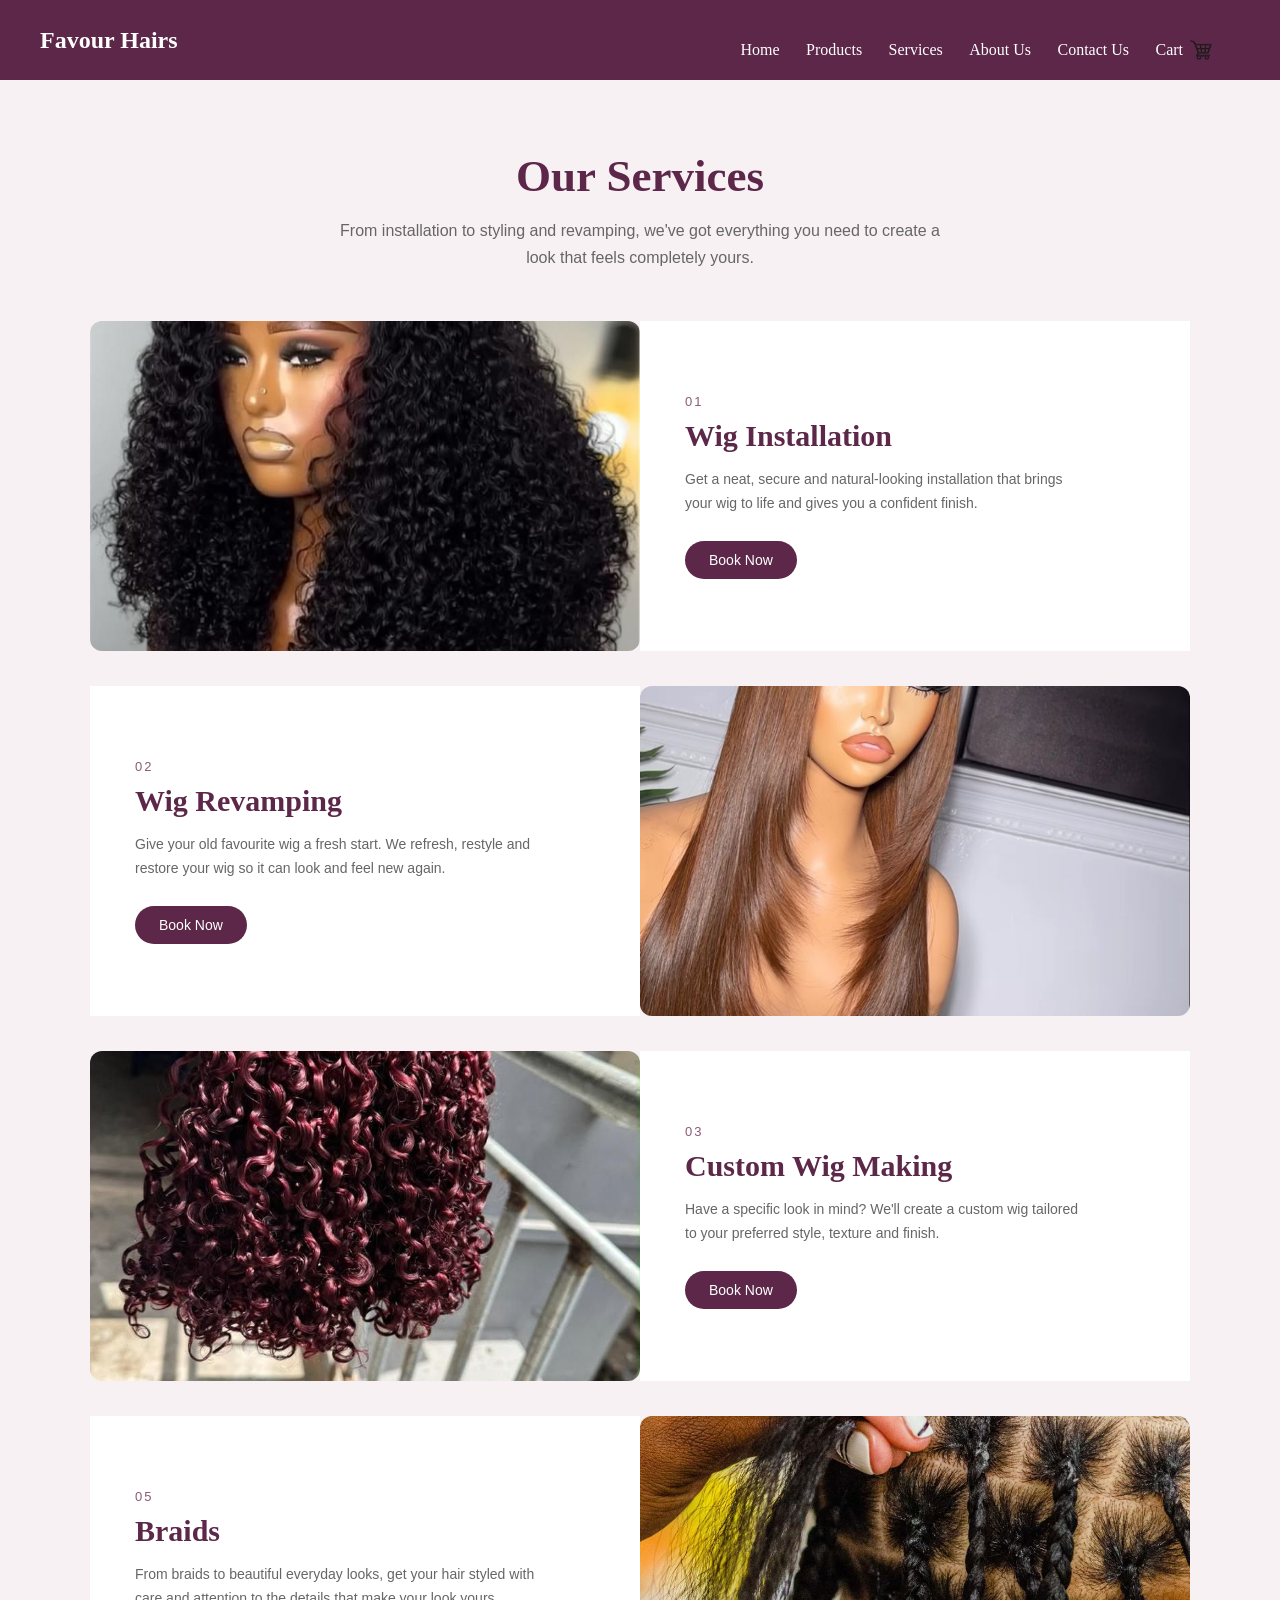
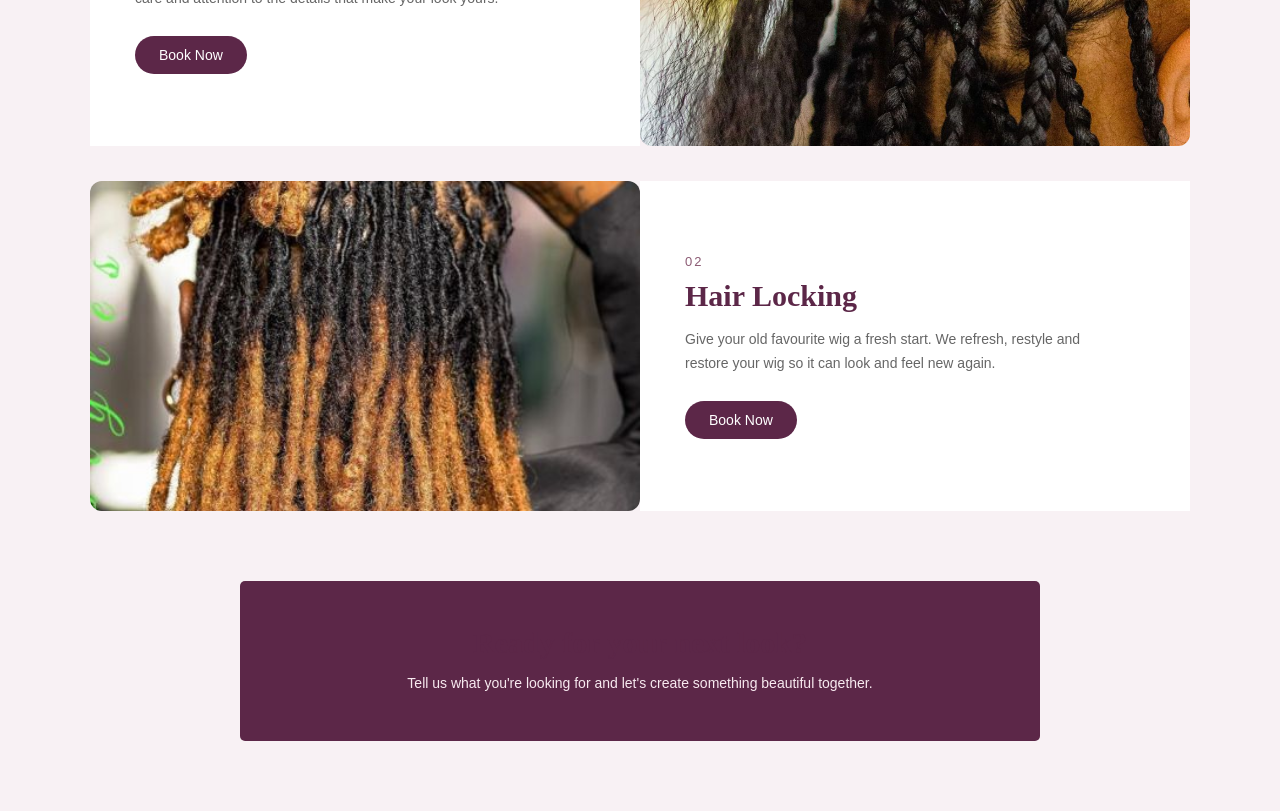
<file: frontend/services.html>
<!DOCTYPE html>
<html lang="en">

<head>
    <meta charset="UTF-8">
    <meta name="viewport" content="width=device-width, initial-scale=1.0">

    <title>Favour Hairs | Services</title>
    <link rel="stylesheet" href="style.css">

    <style>

        *{
            margin:0;
            padding:0;
            box-sizing:border-box;
        }

        body{
            background:#F8F1F4;
            font-family:Arial, sans-serif;
            color:#2d1b22;
        }


        /* =========================
           NAVBAR
        ========================= */

        .navbar_products{
            display:flex;
            align-items:center;
            padding:20px 40px;
            background:#5C2748;
        }

        .logo h2{
            color:white;
            font-family:Georgia, serif;
        }

        .navbar_products nav{
            flex:1;
            text-align:right;
        }

        .navbar_products ul{
            list-style:none;
            font-family: Arial, Helvetica, sans-serif;
            font: size 16px;
        }

        .navbar_products ul li{
            display:inline-block;
            margin-right:22px;
        }

        .navbar_products ul li a{
            color:white;
            text-decoration:none;
            display:flex;
            align-items:center;
            gap:5px;
            font-family:Arial, Helvetica, sans-serif;
            font-size: 16px;

        }

        .navbar_products ul li a:hover{
            color:#E8D2DD;
        }


        /* =========================
           SERVICES SECTION
        ========================= */

        .services{
            padding:70px 50px;
            background:#F8F1F4;
        }

        .services-heading{
            max-width:1100px;
            margin:0 auto 50px;
            text-align:center;
        }

        .services-heading h1{
            color:#5C2748;
            font-family:Georgia, serif;
            font-size:45px;
            margin-bottom:15px;
        }

        .services-heading p{
            max-width:600px;
            margin:auto;
            color:#666;
            line-height:1.7;
        }


        /* =========================
           SERVICES GRID
        ========================= */

        .services-container{
            max-width:1100px;
            margin:auto;
        }

        .service{
            display:grid;
            grid-template-columns:1fr 1fr;
            min-height:330px;
            margin-bottom:35px;
        }


        /* =========================
           SERVICE IMAGE
        ========================= */

        .service-image{
            width:100%;
            height:330px;
            overflow:hidden;
        }

        .service-image img{
            width:100%;
            height:100%;
            object-fit:cover;
            display:block;
            transition:transform 0.5s ease;
        }

        .service:hover .service-image img{
            transform:scale(1.04);
        }


        /* =========================
           SERVICE CONTENT
        ========================= */

        .service-content{
            background:white;
            padding:45px;
            display:flex;
            flex-direction:column;
            justify-content:center;
        }

        .service-content span{
            color:#8B5A73;
            font-size:13px;
            letter-spacing:2px;
            text-transform:uppercase;
            margin-bottom:10px;
        }

        .service-content h2{
            color:#5C2748;
            font-family:Georgia, serif;
            font-size:30px;
            margin-bottom:15px;
        }

        .service-content p{
            color:#666;
            font-size:14px;
            line-height:1.7;
            margin-bottom:25px;
            max-width:400px;
        }


        /* =========================
           BOOK BUTTON
        ========================= */

        .book-btn{
            width:max-content;
            text-decoration:none;
            background:#5C2748;
            color:white;
            padding:11px 24px;
            border-radius:25px;
            font-size:14px;
            transition:0.3s ease;
        }

        .book-btn:hover{
            background:#432037;
            transform:translateY(-2px);
        }


        /* =========================
           ALTERNATING LAYOUT
        ========================= */

        .service:nth-child(even) .service-image{
            order:2;
        }

        .service:nth-child(even) .service-content{
            order:1;
        }


        /* =========================
           BOTTOM MESSAGE
        ========================= */

        .services-bottom{
            max-width:800px;
            margin:70px auto 0;
            text-align:center;
            background:#5C2748;
            padding:45px 30px;
            border-radius:5px;
            color:white;
        }

        .services-bottom h2{
            font-family:Georgia, serif;
            font-size:30px;
            margin-bottom:12px;
        }

        .services-bottom p{
            max-width:550px;
            margin:auto;
            line-height:1.7;
            font-size:14px;
            color:#F8EAF0;
        }


        /* =========================
           RESPONSIVE
        ========================= */

        @media(max-width:800px){

            .navbar_products{
                padding:18px 20px;
            }

            .navbar_products ul li{
                margin-right:10px;
            }

            .navbar_products ul li a{
                font-size:13px;
            }

            .services{
                padding:50px 20px;
            }

            .services-heading h1{
                font-size:35px;
            }

            .service{
                grid-template-columns:1fr;
            }

            .service-image{
                height:280px;
            }

            .service:nth-child(even) .service-image{
                order:1;
            }

            .service:nth-child(even) .service-content{
                order:2;
            }

            .service-content{
                padding:35px 25px;
            }

        }

    </style>

</head>


<body>


    <!-- =========================
         NAVBAR
    ========================= -->

    <div class="navbar_products">

        <div class="logo">
            <h2>Favour Hairs</h2>
        </div>

        <nav>

            <ul>

                <li>
                    <a href="index.html">
                        Home
                    </a>
                </li>

                <li>
                    <a href="products.html">
                        Products
                    </a>
                </li>

                <li>
                    <a href="services.html">
                        Services
                    </a>
                </li>

                <li>
                    <a href="about.html">
                        About Us
                    </a>
                </li>

                <li>
                    <a href="contact.html">
                        Contact Us
                    </a>
                </li>

                <li>
                    <a href="Cart.html">
                        Cart

                        <img
                            src="images/cart_icon.png"
                            width="30"
                            height="20"
                            alt="Cart"
                        >

                    </a>
                </li>

            </ul>

        </nav>

    </div>



    <!-- =========================
         SERVICES
    ========================= -->

    <section class="services">


        <div class="services-heading">

            <h1>
                Our Services
            </h1>

            <p>
                From installation to styling and revamping,
                we've got everything you need to create
                a look that feels completely yours.
            </p>

        </div>



        <div class="services-container">


            <!-- =========================
                 WIG INSTALLATION
            ========================= -->

            <div class="service">

                <div class="service-image">

                    <img
                        src="images/wig styling.jpg"
                        alt="Wig Installation"
                    >

                </div>


                <div class="service-content">

                    <span>
                        01
                    </span>

                    <h2>
                        Wig Installation
                    </h2>

                    <p>
                        Get a neat, secure and natural-looking
                        installation that brings your wig to life
                        and gives you a confident finish.
                    </p>

                    <a
                        href="contact.html?service=Wig%20Installation"
                        class="book-btn"
                    >
                        Book Now
                    </a>

                </div>

            </div>



            <!-- =========================
                 WIG REVAMPING
            ========================= -->

            <div class="service">

                <div class="service-image">

                    <img
                        src="images/revamp.jpg"
                        alt="Wig Revamping"
                    >

                </div>


                <div class="service-content">

                    <span>
                        02
                    </span>

                    <h2>
                        Wig Revamping
                    </h2>

                    <p>
                        Give your old favourite wig a fresh start.
                        We refresh, restyle and restore your wig
                        so it can look and feel new again.
                    </p>

                    <a
                        href="contact.html?service=Wig%20Revamping"
                        class="book-btn"
                    >
                        Book Now
                    </a>

                </div>

            </div>



            <!-- =========================
                 CUSTOM WIG MAKING
            ========================= -->

            <div class="service">

                <div class="service-image">

                    <img
                        src="images/wig making.jpg"
                        alt="Custom Wig Making"
                    >

                </div>


                <div class="service-content">

                    <span>
                        03
                    </span>

                    <h2>
                        Custom Wig Making
                    </h2>

                    <p>
                        Have a specific look in mind?
                        We'll create a custom wig tailored to
                        your preferred style, texture and finish.
                    </p>

                    <a
                        href="contact.html?service=Custom%20Wig%20Making"
                        class="book-btn"
                    >
                        Book Now
                    </a>

                </div>

            </div>



            <!-- =========================
                 HAIR STYLING
            ========================= -->

            <div class="service">

                <div class="service-image">

                    <img
                        src="images/braiding.jpg"
                        alt="Hair Styling"
                    >

                </div>


                <div class="service-content">

                    <span>
                        05
                    </span>

                    <h2>
                        Braids
                    </h2>

                    <p>
                        From braids to beautiful everyday looks,
                        get your hair styled with care and attention
                        to the details that make your look yours.
                    </p>

                    <a
                        href="contact.html?service=Hair%20Styling"
                        class="book-btn"
                    >
                        Book Now
                    </a>

                </div>

            </div>

             <div class="service">

                <div class="service-image">

                    <img
                        src="images/locks.jpg"
                        alt="Wig Revamping"
                    >

                </div>


                <div class="service-content">

                    <span>
                        02
                    </span>

                    <h2>
                        Hair Locking
                    </h2>

                    <p>
                        Give your old favourite wig a fresh start.
                        We refresh, restyle and restore your wig
                        so it can look and feel new again.
                    </p>

                    <a
                        href="contact.html?service=Wig%20Revamping"
                        class="book-btn"
                    >
                        Book Now
                    </a>

                </div>


        </div>



        <!-- =========================
             BOTTOM MESSAGE
        ========================= -->

        <div class="services-bottom">

            <h2>
                Ready for your next look?
            </h2>

            <p>
                Tell us what you're looking for and
                let's create something beautiful together.
            </p>

        </div>


    </section>


</body>

</html>
</file>
<file: frontend/style.css>
/* 
  MY CSS RESET CHEAT SHEET:
  
  *           = "All Boxes!" Applies this to every single element on the page.
  
  margin: 0   = "Outside Space." Clears the gaps BETWEEN boxes so they can touch.
  
  padding: 0  = "Inside Space." Clears the breathing room INSIDE the box.
  
  box-sizing  = "Fixed-Size Guarantee." Forces the box to stay its exact width, 
                pushing any internal padding INSIDE instead of stretching the box.
                
  div         = "The Cardboard Box." An empty container used to group things together.
*/

*{
    margin: 0;
    padding: 0;
    box-sizing: border-box;
}

/* Prevent accidental horizontal overflow */
html,
body{
    width: 100%;
    max-width: 100%;
    overflow-x: hidden;
}

/* 
  MY SELECTOR CHEAT SHEET:
  
  No Dot (nav, div, p) = "The Element." Talks to standard, built-in HTML boxes.
  
  Dot (.navbar, .btn)  = "The Nickname." Talks to custom classes I invented!
*/

.navbar{
    display:flex;
    align-items:center;
    padding:20px;
}

nav{
    flex:1;
    text-align:right;
    padding:0px;
    margin-top:20px;
}

nav ul{
    display:inline-block;
    list-style-type:none;
}

nav ul li{
    display:inline-block;
    margin-right:22px;
}

a{
    text-decoration:none;
    color:#fff;
}

p{
    color:#fff;
}

.container{
    max-width:1300px;
    margin:auto;
    padding-left:25px;
    padding-right:25px;
}

.col-2 h1 b{
    text-decoration:underline;
    font-weight:bold;
    font-style:italic;
    font-family:Arial, sans-serif;
    color:#5C2748;
}

.col-2 p{
    margin-top:2px;
    font-size:18px;
}

.col-2{
    margin-top:150px;
}

.col-2 h1{
    font-size:45px;
    line-height:60px;
    color:#fff;
    margin-top:30px;
}

.row{
    display:flex;
    align-items:center;
    flex-wrap:wrap;
    gap:20px;
}

.btn{
    display:inline-block;
    background:#5C2748;
    color:#fff;
    padding:8px 30px;
    margin:30px 0;
    border-radius:30px;
    font-style:italic;
    font-size:18px;
    transition:0.5s;
}

/* 
  ELEMENT BEHAVIOR CHEAT SHEET:
  
  Block (div, h1, p)   = "The Greedy Hogs." They grab the entire row 
                          and force everything else onto a new line.
                          
  Inline (a, b, span)  = "The Polite Roommates." They sit side-by-side naturally, 
                          but they are stubborn and reject height/padding sizing.
                          
  Inline-block         = "The Cure." Stops block elements from being greedy, 
                          and allows inline elements to be sized perfectly!
*/

.hero{
    position:relative;
    height:100vh;
    overflow:hidden;
    background:#E6DFD3;
}

.bg-video{
    position:absolute;
    top:0;
    left:0;
    width:100%;
    height:100%;
    object-fit:cover;
    z-index:0;
    overflow:hidden;
}

.hero::after{
    content:"";
    position:absolute;
    bottom:0;
    left:0;
    width:100%;
    height:15px;
    background:linear-gradient(
        to bottom,
        transparent,
        #F8F1F4
    );
    z-index:2;
    pointer-events:none;
}

.container{
    max-width:1300px;
    margin:auto;
    padding-left:25px;
    padding-right:25px;
    position:relative;
    z-index:2;
}

.hero::before{
    content:"";
    position:absolute;
    top:0;
    left:0;
    width:100%;
    height:100%;
    background:linear-gradient(
        to right,
        rgba(0,0,0,0.6),
        rgba(0,0,0,0)
    );
    z-index:1;
}

/*
========================================================
              CSS POSITIONING CHEAT SHEET
========================================================

Think of every HTML element as a BOX.

Normal behaviour:

    [ BOX A ]
    [ BOX B ]
    [ BOX C ]

The browser normally places boxes one after another.

--------------------------------------------------------
1. position: static;
--------------------------------------------------------

"Just stay where you belong."

This is the DEFAULT.

The element follows the normal document flow.

Think:
👩 👩 👩 👩
Everyone is standing in their normal place.

--------------------------------------------------------
2. position: relative;
--------------------------------------------------------

"I'm still in my place, but I can move."

The element STAYS in the normal document flow,
but you can visually move it using:

    top
    bottom
    left
    right

Example:

    [ A ]
    [ B ]  ---> B moves right
    [ C ]

B moved, but its original space is still reserved.

Think:
"I'm moving, but my seat is still mine."

--------------------------------------------------------
3. position: absolute;
--------------------------------------------------------

"I'm leaving the normal flow."

The element no longer takes up its normal space.

This allows elements to overlap.

Example:

    VIDEO
       ↓
    NAVBAR
       ↓
    TEXT

can become:

    ┌─────────────────────┐
    │       VIDEO         │
    │  NAVBAR             │
    │                     │
    │  TEXT               │
    └─────────────────────┘

IMPORTANT:
An absolute element is positioned relative to the
nearest parent that has:

    position: relative;

Think:

    RELATIVE = the ROOM
    ABSOLUTE = furniture inside the room

The room gives the furniture a reference point.

--------------------------------------------------------
4. position: fixed;
--------------------------------------------------------

"I'm attached to the SCREEN."

The element stays in the same place even when
the page is scrolling.

Example:

                    [ Chat ]
                    ↑
                stays here

You scroll ↓↓↓

                    [ Chat ]
                    ↑
                still here

Think:
A sticker attached to your phone screen.

--------------------------------------------------------
5. position: sticky;
--------------------------------------------------------

"I scroll normally... then I STICK."

The element behaves normally at first.

When you scroll and it reaches a certain position,
it sticks there.

Common example:

    NAVBAR
    ↓
    CONTENT
    ↓
    CONTENT

After scrolling:

    NAVBAR  ← STUCK
    ↓
    CONTENT
    ↓
    CONTENT

Think:
"I'm walking normally, but when I reach this point,
I'm staying here."

--------------------------------------------------------
6. z-index
--------------------------------------------------------

"WHO IS ON TOP?"

Think of stacking pieces of paper.

    z-index: 2  → TOP
    z-index: 1  → MIDDLE
    z-index: 0  → BOTTOM

Example:

    CONTENT   → z-index: 2
    GRADIENT  → z-index: 1
    VIDEO     → z-index: 0

Higher z-index = closer to the front.

--------------------------------------------------------
7. top / bottom / left / right
--------------------------------------------------------

These tell an element which direction to move.

    top: 20px;
    ↓
    Move down from the top.

    left: 30px;
    ↓
    Move right from the left.

    right: 20px;
    ↓
    Move left from the right.

    bottom: 10px;
    ↓
    Move up from the bottom.

These are especially useful with:

    relative
    absolute
    fixed
    sticky

--------------------------------------------------------
THE BIG QUESTION TO ASK YOURSELF
--------------------------------------------------------

When you're confused, ask:

"Am I trying to..."

1. Keep the element normal?
   → static

2. Move it but keep its space?
   → relative

3. Take it out of normal flow?
   → absolute

4. Attach it to the screen?
   → fixed

5. Make it scroll and then stick?
   → sticky

6. Put one thing above another?
   → z-index

--------------------------------------------------------
REMEMBER:

static   = normal
relative = move myself, keep my space
absolute = leave normal flow
fixed    = attached to screen
sticky   = scroll, then stick
z-index  = who is on top

========================================================
*/

nav ul li a{
    display:flex;
    align-items:center;
    gap:1px;
}

.btn:hover{
    background:#fff;
    color:#5C2748;
}

.categories{
    margin-top:30px;
    margin-left:0px;
    margin-right:0px;
    align-items:center;
    flex-wrap:wrap;
    gap:20px;
    padding:50px;
}

.col-3{
    flex-basis:30%;
    min-width:250px;
    margin-bottom:30px;
    gap:20px;
}

.col-3 img{
    width:100%;
    aspect-ratio:1 / 1;
    object-fit:cover;
}

.small-container{
    max-width:1080px;
    margin:auto;
    width:100%;
}

.col-3{
    position:relative;
    aspect-ratio:1 / 1;
    overflow:hidden;
}

.featured-overlay{
    position:absolute;
    top:0;
    left:0;
    width:100%;
    height:100%;
    background-color:rgba(0,0,0,0.5);
    display:flex;
    justify-content:flex-end;
    align-items:center;
    opacity:0;
    transition:opacity 0.3s ease;
    z-index:2;
    flex-direction:column;
    padding:20px;
}

.col-3:hover .featured-overlay{
    opacity:1;
}

.featured-overlay h3{
    color:#fff;
    margin-right:20px;
}

.featured-overlay p{
    color:#fff;
}

.featured-overlay a{
    display:inline-block;
    background:#5C2748;
    color:#fff;
    padding:8px 30px;
    border-radius:30px;
    font-style:italic;
    font-size:18px;
    padding-right:50px;
}

.categories h1{
    text-align:center;
    margin-bottom:20px;
    color:#5C2748;
    font-size:50px;
    margin-top:30px;
    margin-bottom:0px;
}

.Category{
    align-items:auto;
    flex-wrap:wrap;
    gap:5px;
    margin-top:0;
    margin-bottom:0;
}

.Category h1{
    text-align:left;
    color:#5C2748;
    font-size:30px;
    margin-top:200px;
}

.col-4{
    flex:1 1 calc(25% - 20px);
    min-width:220px;
    margin-bottom:20px;
    position:relative;
    overflow:hidden;
    aspect-ratio:auto;
}

.Category .row{
    display:grid;
    grid-template-columns:1fr 1fr;
    gap:20px;
}

.Category .col-4{
    position:relative;
    width:100%;
    height:auto;
    min-width:0;
    margin:0;
    overflow:hidden;
    aspect-ratio:1 / 1;
}

.Category .category-img{
    width:100%;
    height:100%;
    object-fit:cover;
    border-radius:25px;
}

.col-4:hover .category-overlay{
    opacity:1;
}

.featured-overlay h3{
    color:#fff;
    margin-right:20px;
}

.featured-overlay a{
    display:inline-block;
    background:#5C2748;
    color:#fff;
    padding:8px 30px;
    border-radius:30px;
    font-style:italic;
    font-size:18px;
    padding-right:50px;
}

.Category .col-4:hover img{
    transform:scale(1.2);
}

.Category .category-overlay h3{
    color:#fff;
    font-size:16px;
    margin-bottom:4px;
}

.Category .category-overlay .shop-btn{
    color:#fff;
    background:none;
    padding:0;
    font-size:11px;
    text-decoration:none;
}

.category-overlay{
    position:absolute;
    top:0;
    left:0;
    width:100%;
    height:100%;
    background-color:rgba(0,0,0,0.5);
    display:flex;
    justify-content:flex-end;
    align-items:center;
    opacity:0;
    transition:opacity 0.3s ease;
    z-index:2;
    flex-direction:column;
    padding:20px;
}

.Category .small-container{
    max-width:900px;
    height:auto;
    margin:0 auto;
}

.category-header{
    width:100%;
    display:flex;
    justify-content:space-between;
    align-items:center;
    margin-bottom:50px;
    margin-top:70px;
}

.category-header h1{
    margin:0;
    margin-left:40px;
}

.category-header .browse-btn{
    display:block;
    margin:0;
    background:#5C2748;
    color:#fff;
    padding:8px 30px;
    border-radius:30px;
    font-style:italic;
    font-size:18px;
    text-decoration:none;
    white-space:nowrap;
    transition:0.5s;
    margin-right:50px;
}

body{
    background:linear-gradient(
        to right,
        #F8F1F4,
        #EDE1E7
    );
}

h1,
h2{
    color:#5C2748;
}

p{
    color:#fcfafa;
}

.btn,
.browse-btn{
    background:#5C2748;
    color:#fff;
}

.category-header .browse-btn:hover{
    background:#fff;
    color:#5C2748;
}

.why-choose{
    text-align:center;
    padding:50px 20px;
}

.why-choose h2{
    margin-bottom:30px;
}

.why-row{
    display:flex;
    justify-content:center;
    gap:20px;
    flex-wrap:wrap;
}

.why-card{
    width:280px;
    height:240px;
    perspective:1000px;
}

.why-card-inner{
    position:relative;
    width:100%;
    height:100%;
    transition:transform 0.6s;
    transform-style:preserve-3d;
}

.why-card:hover .why-card-inner{
    transform:rotateY(180deg);
}

.why-front,
.why-back{
    position:absolute;
    width:100%;
    height:100%;
    backface-visibility:hidden;
    border-radius:12px;
    padding:25px;
    display:flex;
    flex-direction:column;
    justify-content:center;
    align-items:center;
}

.why-front{
    background:#E8D2DD;
    color:#5C2748;
}

.why-back{
    background:#5C2748;
    color:white;
    transform:rotateY(180deg);
}

.why-back p{
    color:white;
    margin-top:10px;
    line-height:1.5;
}

.why-choose{
    padding:80px 20px 50px;
}

.why-heading{
    text-align:left;
    max-width:1200px;
    margin:0 auto 45px;
}

.why-label{
    display:inline-block;
    border:2px solid #5C2748;
    padding:8px 18px;
    margin-bottom:20px;
}

.why-label h2{
    color:#5C2748;
    font-size:18px;
    margin:0;
    text-transform:uppercase;
}

.why-heading h1{
    font-size:60px;
    line-height:1;
    max-width:700px;
    color:#2d1b22;
    margin:0;
}

.services{
    padding:80px 25px;
}

.services-heading{
    text-align:center;
    margin-bottom:40px;
}

.services-heading h2{
    color:#5C2748;
    font-size:40px;
    margin-bottom:10px;
}

.services-heading p{
    color:#555;
}

.service-card img{
    width:100%;
    height:280px;
    object-fit:cover;
    border-radius:10px;
    display:block;
}

.service-card h3{
    margin:15px 0 8px;
    color:#2d1b22;
}

.service-card p{
    font-size:15px;
    line-height:1.5;
    margin-bottom:15px;
    color:#555;
}

.service-btn{
    display:inline-block;
    background:#5C2748;
    color:#fff;
    padding:9px 25px;
    border-radius:25px;
    text-decoration:none;
    transition:0.3s;
}

.service-btn:hover{
    background:#fff;
    color:#5C2748;
}

.service-card{
    width:30%;
    min-width:0;
    text-align:center;
    transition:transform 0.5s ease;
    position:relative;
    z-index:1;
}

.categories p{
    color:black;
    text-align:center;
    margin-bottom:50px;
}

.reveal-up{
    opacity:0;
    transform:translateY(70px);
    transition:opacity 1s ease, transform 1s ease;
}

.reveal-up.show{
    opacity:1;
    transform:translateY(0);
}

.reveal-card{
    opacity:0;
    transform:translateY(100px) scale(0.92);
    transition:opacity 0.8s ease, transform 0.8s ease;
}

.reveal-card.show{
    opacity:1;
    transform:translateY(0) scale(1);
}

.reveal-card:nth-child(1){
    transition-delay:0.1s;
}

.reveal-card:nth-child(2){
    transition-delay:0.2s;
}

.reveal-card:nth-child(3){
    transition-delay:0.3s;
}

.reveal-card:nth-child(4){
    transition-delay:0.4s;
}

.hero-tagline .reveal-word{
    display:inline-block;
    opacity:0;
    transform:translateY(25px);
    transition:opacity 0.7s ease, transform 0.7s ease;
}

.hero-tagline .reveal-word.show{
    opacity:1;
    transform:translateY(0);
}

.hero-tagline .reveal-word:nth-child(1){
    transition-delay:0.5s;
}

.hero-tagline .reveal-word:nth-child(2){
    transition-delay:0.7s;
}

.hero-tagline .reveal-word:nth-child(3){
    transition-delay:1s;
}

.about_us_header{
    text-align:center;
    margin-top:70px;
    margin-bottom:10px;
    color:#5C2748;
    font-size:40px;
    font-family:Georgia, serif;
    font-weight:bold;
}

.about_us_p1{
    text-align:center;
    color:#5C2748;
    padding:0;
    font-size:18px;
    margin-bottom:50px;
    line-height:1.6;
    color:#2B2523;
}

.about_us p{
    color:black;
}

.image_about .set1{
    display:grid;
    gap:15px;
    grid-template-columns:0.3fr 0.28fr 0.3fr 0.2fr;
}

.image_about .set2{
    display:grid;
    gap:15px;
    grid-template-columns:0.3fr 0.28fr 0.3fr;
}

.image_about img{
    width:100%;
    height:auto;
    display:block;
    border-radius:30px;
}

.image_about{
    display:grid;
    row-gap:0px;
    margin:20px;
}

.image_about .set1,
.image_about .set2{
    height:max-content;
    margin-top:40px;
}

.about_us{
    position:relative;
}

.header p{
    position:absolute;
    z-index:2;
    color:white;
    justify-content:center;
    margin-top:240px;
}

.image_about{
    position:relative;
}

.about-img{
    opacity:0;
    transform:translateY(40px);
    transition:opacity 0.6s ease, transform 0.6s ease;
}

.about-img.show{
    opacity:1;
    transform:translateY(0);
}

.cta{
    position:relative;
    display:flex;
    justify-content:flex-end;
    padding-right:20px;
    padding-bottom:200px;
}

.cta-vid{
    width:35%;
    height:auto;
    object-fit:contain;
    border-radius:25px;

    -webkit-mask-image:
        linear-gradient(to right, transparent 0%, black 8%, black 92%, transparent 100%),
        linear-gradient(to bottom, transparent 0%, black 8%, black 92%, transparent 100%);

    -webkit-mask-composite:intersect;

    mask-image:
        linear-gradient(to right, transparent 0%, black 8%, black 92%, transparent 100%),
        linear-gradient(to bottom, transparent 0%, black 8%, black 92%, transparent 100%);

    mask-composite:intersect;
}

.cta{
    display:flex;
    align-items:center;
    justify-content:space-between;
    gap:50px;
    padding:80px 60px;
}

.cta_text{
    width:45%;
}

.cta_text h1{
    font-size:45px;
    color:#5C2748;
    margin-bottom:30px;
}

.cta_text p{
    font-size:17px;
    line-height:1.6;
    color:black;
}

.cta_text{
    order:1;
}

.shop{
    display:inline-block;
    background:#5C2748;
    color:#fff;
    padding:8px 30px;
    margin:30px 0;
    border-radius:30px;
    font-style:italic;
    font-size:18px;
    transition:0.5s;
}

.book{
    display:inline-block;
    background:#5C2748;
    color:#fff;
    padding:8px 30px;
    margin:30px 0;
    border-radius:30px;
    font-style:italic;
    font-size:18px;
    transition:0.5s;
    margin:20px;
}

.image-stack{
    position:relative;
    width:400px;
    height:400px;
    margin-bottom:400px;
}

.photo-one{
    width:280px;
    height:280px;
    object-fit:cover;
}

.photo-two{
    position:absolute;
    width:170px;
    height:170px;
    object-fit:cover;
    top:210px;
    left:210px;
}

.about-box{
    position:relative;
    width:80%;
    max-width:900px;
    margin:80px auto;
    padding-bottom:60px;
}

.about-photo{
    position:relative;
    width:75%;
    height:350px;
    margin:0 auto;
    z-index:2;
}

.about-photo img{
    width:100%;
    height:100%;
    object-fit:cover;
    display:block;
}

.about-text{
    position:relative;
    width:100%;
    margin:-80px auto 0;
    padding:130px 80px 60px;
    background:#5C2748;
    color:white;
    z-index:1;
}

.about-h2{
    font-size:40px;
    margin-bottom:60px;
    text-align:center;
}

.about-text p{
    color:white;
    font-size:17px;
    line-height:1.7;
    max-width:650px;
}

.about-btn{
    display:inline-block;
    margin-top:25px;
    padding:10px 25px;
    background:white;
    color:#5C2748;
    border-radius:25px;
}

.footer{
    background:#5C2748;
    color:white;
    padding:60px 50px 20px;
    margin-top:80px;
}

.footer-container{
    max-width:1200px;
    margin:auto;
    display:grid;
    grid-template-columns:2fr 1fr 1fr 1fr;
    gap:50px;
}

.footer-brand h2{
    font-size:30px;
    margin-bottom:15px;
    color:white;
}

.footer h3{
    font-size:18px;
    margin-bottom:20px;
}

.footer p{
    color:#f5e9ef;
    line-height:1.6;
    margin-bottom:10px;
}

.footer a{
    display:block;
    color:#f5e9ef;
    text-decoration:none;
    margin-bottom:12px;
}

.footer a:hover{
    color:white;
}

.footer-bottom{
    max-width:1200px;
    margin:40px auto 0;
    padding-top:20px;
    border-top:1px solid rgba(255,255,255,0.3);
    text-align:center;
}

.footer-bottom p{
    font-size:14px;
}

.service-card{
    width:30%;
    min-width:0;
    text-align:center;
    transition:transform 0.5s ease;
    position:relative;
    z-index:1;
}

.service-image{
    position:relative;
    width:100%;
    height:280px;
    overflow:hidden;
    border-radius:12px;
}

.service-image img{
    width:100%;
    height:100%;
    object-fit:cover;
    display:block;
    transition:transform 0.5s ease;
}

.service-card h3{
    margin-top:15px;
    color:#2d1b22;
}

.service-card:hover{
    transform:scale(1.2);
    z-index:5;
}

.service-btn{
    position:absolute;
    bottom:15px;
    left:50%;
    transform:translateX(-50%);
    background:#5C2748;
    color:white;
    padding:6px 15px;
    border-radius:20px;
    text-decoration:none;
    font-size:13px;
    opacity:0;
    transition:opacity 0.4s ease;
}

.service-card:hover .service-btn{
    opacity:1;
}

.services .row{
    display:flex;
    justify-content:center;
    align-items:flex-start;
    gap:20px;
    flex-wrap:wrap;
}

.products{
    padding:70px 50px;
    background:#F8F1F4;
    min-height:100vh;
}

.products-heading{
    max-width:1200px;
    margin:0 auto 35px;
}

.products-heading h1{
    color:#5C2748;
    font-size:42px;
    margin-bottom:10px;
}

.products-heading p{
    color:#555;
    max-width:550px;
    line-height:1.6;
}

/* CATEGORY BUTTONS */

.product-category-buttons{
    max-width:1200px;
    margin:0 auto 45px;
    display:flex;
    gap:15px;
}

.category-btn{
    border:2px solid #5C2748;
    background:transparent;
    color:#5C2748;
    padding:12px 25px;
    border-radius:30px;
    font-size:15px;
    cursor:pointer;
    transition:0.3s;
}

.category-btn:hover,
.category-btn.active{
    background:#5C2748;
    color:white;
}

/* PRODUCT AREA */

.product-area{
    max-width:1200px;
    margin:auto;
    display:grid;
    grid-template-columns:230px 1fr;
    gap:35px;
}

/* FILTERS */

.product-filters{
    background:white;
    padding:25px;
    border-radius:15px;
    height:max-content;
}

.product-filters h3{
    color:#5C2748;
    margin-bottom:25px;
}

.filter-group{
    padding-bottom:20px;
    margin-bottom:20px;
    border-bottom:1px solid #eee;
}

.filter-group:last-child{
    border-bottom:none;
}

.filter-group h4{
    color:#2d1b22;
    margin-bottom:12px;
}

.filter-group label{
    display:block;
    font-size:14px;
    color:#555;
    margin-bottom:10px;
    cursor:pointer;
}

.filter-group input{
    margin-right:8px;
}

/* PRODUCTS GRID */

.products-grid{
    display:grid;
    grid-template-columns:repeat(3,minmax(300px,1fr));
    gap:25px;
}

.product-card{
    background:white;
    padding:15px;
    border-radius:15px;
    transition:transform 0.3s ease, box-shadow 0.3s ease;
}

.product-card:hover{
    transform:translateY(-5px);
    box-shadow:0 10px 25px rgba(92,39,72,0.12);
}

.product-image{
    width:100%;
    height:280px;
    overflow:hidden;
    border-radius:10px;
}

.product-image img{
    width:100%;
    height:100%;
    object-fit:cover;
    display:block;
    transition:transform 0.4s ease;
}

.product-card:hover .product-image img{
    transform:scale(1.04);
}

.product-card h3{
    color:#2d1b22;
    font-size:18px;
    margin:15px 0 5px;
}

.product-card p{
    color:#777;
    font-size:13px;
    margin-bottom:10px;
}

.product-card strong{
    color:#5C2748;
    display:block;
    margin-bottom:15px;
}

.shop-product-btn{
    border:none;
    background:#5C2748;
    color:white;
    padding:9px 18px;
    border-radius:20px;
    cursor:pointer;
}

.product-filters{
    display:none;
    background:white;
    padding:25px;
    border-radius:15px;
    height:max-content;
}

.product-filters.show{
    display:block;
}

.filter-section{
    display:none;
}

.filter-section.active{
    display:block;
}

.product-area{
    max-width:1400px;
    margin:auto;
}

.product-area:has(.product-filters.show){
    display:grid;
    grid-template-columns:230px 1fr;
    gap:35px;
}

/* =========================
   NAVBAR
========================= */

.navbar_products{
    display:flex;
    align-items:center;
    padding:20px 40px;
    background:#5C2748;
    font-family:Georgia, serif !important;
}

.navbar_products .logo h2{
    color:white;
    font-family:Georgia, serif !important;
}

.navbar_products nav{
    flex:1;
    text-align:right;
}

.navbar_products ul{
    list-style:none;
}

.navbar_products ul li{
    display:inline-block;
    margin-right:22px;
}

.navbar_products ul li a{
    color:white;
    text-decoration:none;
    display:flex;
    align-items:center;
    gap:5px;
    font-family:Georgia, serif !important;
    font-size:14px;
}

.navbar_products ul li a:hover{
    color:#E8D2DD;
}


/* =========================================================
   MOBILE RESPONSIVE FIXES
========================================================= */

@media (max-width: 768px){

    /* -------------------------
       GLOBAL
    ------------------------- */

    html,
    body{
        width:100%;
        max-width:100%;
        overflow-x:hidden;
    }

    .container{
        width:100%;
        max-width:100%;
        padding-left:20px;
        padding-right:20px;
    }

    .small-container{
        width:100%;
        max-width:100%;
        padding-left:20px;
        padding-right:20px;
    }


    /* -------------------------
       NAVBAR
    ------------------------- */

    .navbar{
        flex-direction:column;
        align-items:center;
        padding:15px 10px;
    }

    nav{
        width:100%;
        text-align:center;
        margin-top:15px;
    }

    nav ul{
        display:flex;
        justify-content:center;
        align-items:center;
        flex-wrap:wrap;
        gap:8px 12px;
        width:100%;
    }

    nav ul li{
        display:block;
        margin-right:0;
    }

    nav ul li a{
        font-size:13px;
    }


    /* -------------------------
       HERO
    ------------------------- */

    .hero{
        min-height:100vh;
        height:auto;
        overflow:hidden;
    }

    .col-2{
        width:100%;
        margin-top:80px;
    }

    .col-2 h1{
        font-size:36px;
        line-height:45px;
        margin-top:20px;
    }

    .col-2 p{
        font-size:16px;
        line-height:1.5;
    }

    .btn{
        font-size:16px;
        padding:8px 25px;
    }


    /* -------------------------
       FEATURED PRODUCTS
    ------------------------- */

    .categories{
        padding:35px 20px;
        width:100%;
    }

    .categories h1{
        font-size:36px;
    }

    .col-3{
        flex-basis:100%;
        width:100%;
        min-width:0;
        margin-bottom:20px;
    }

    .featured-overlay{
        opacity:1;
    }


    /* -------------------------
       SHOP BY CATEGORY
    ------------------------- */

    .Category h1{
        font-size:28px;
        margin-top:100px;
    }

    .category-header{
        flex-direction:column;
        align-items:center;
        gap:20px;
        margin-top:50px;
        margin-bottom:35px;
    }

    .category-header h1{
        margin-left:0;
        text-align:center;
    }

    .category-header .browse-btn{
        margin-right:0;
    }

    .Category .small-container{
        width:100%;
        max-width:100%;
        padding-left:20px;
        padding-right:20px;
    }

    .Category .row{
        grid-template-columns:1fr;
        width:100%;
    }


    /* -------------------------
       WHY CHOOSE US
    ------------------------- */

    .why-choose{
        padding:60px 20px 40px;
    }

    .why-heading{
        width:100%;
        margin-bottom:35px;
    }

    .why-heading h1{
        font-size:42px;
        line-height:1.1;
        max-width:100%;
    }

    .why-card{
        width:100%;
        max-width:320px;
    }


    /* -------------------------
       SERVICES
    ------------------------- */

    .services{
        padding:60px 20px;
    }

    .services-heading h2{
        font-size:34px;
    }

    .services .row{
        width:100%;
        flex-direction:column;
        align-items:center;
    }

    .service-card{
        width:100%;
        max-width:350px;
    }

    /*
       Do not enlarge the card beyond the phone
       when hovering/tapping.
    */
    .service-card:hover{
        transform:scale(1.03);
    }

    .service-btn{
        opacity:1;
    }


    /* -------------------------
       ABOUT IMAGE SECTION
    ------------------------- */

    .image_about{
        width:calc(100% - 40px);
        margin:20px;
    }

    .image_about .set1{
        grid-template-columns:1fr 1fr;
        gap:10px;
    }

    .image_about .set2{
        grid-template-columns:1fr 1fr;
        gap:10px;
    }

    .about_us_header{
        font-size:34px;
        padding:0 20px;
    }

    .about_us_p1{
        font-size:16px;
        padding:0 20px;
    }


    /* -------------------------
       CTA
    ------------------------- */

    .cta{
        width:100%;
        flex-direction:column;
        align-items:center;
        justify-content:center;
        gap:30px;
        padding:60px 20px;
    }

    .cta_text{
        width:100%;
        order:1;
        text-align:center;
    }

    .cta_text h1{
        font-size:36px;
    }

    .cta_text p{
        font-size:16px;
    }

    .cta-vid{
        width:100%;
        max-width:450px;
        order:2;
    }

    .image-stack{
        width:100%;
        max-width:320px;
        height:320px;
        margin-bottom:100px;
    }

    .photo-one{
        width:220px;
        height:220px;
    }

    .photo-two{
        width:130px;
        height:130px;
        top:170px;
        left:160px;
    }


    /* -------------------------
       ABOUT BOX
    ------------------------- */

    .about-box{
        width:90%;
        margin:60px auto;
    }

    .about-photo{
        width:90%;
        height:250px;
    }

    .about-text{
        padding:100px 25px 40px;
    }

    .about-h2{
        font-size:32px;
        margin-bottom:35px;
    }

    .about-text p{
        font-size:16px;
    }


    /* -------------------------
       FOOTER
    ------------------------- */

    .footer{
        padding:50px 25px 20px;
    }

    .footer-container{
        grid-template-columns:1fr;
        gap:35px;
        width:100%;
    }

    .footer-bottom{
        width:100%;
    }


    /* -------------------------
       PRODUCTS PAGE
    ------------------------- */

    .products{
        padding:50px 20px;
    }

    .products-heading h1{
        font-size:36px;
    }

    .product-category-buttons{
        width:100%;
        flex-wrap:wrap;
        justify-content:center;
        gap:10px;
    }

    .category-btn{
        padding:10px 18px;
        font-size:14px;
    }

    .product-area{
        width:100%;
        max-width:100%;
        display:block;
    }

    .product-area:has(.product-filters.show){
        display:block;
    }

    .products-grid{
        width:100%;
        grid-template-columns:1fr;
        gap:20px;
    }

    .product-card{
        width:100%;
    }

    .product-image{
        height:300px;
    }

    .product-filters.show{
        width:100%;
        margin-bottom:25px;
    }


    /* -------------------------
       PRODUCTS NAVBAR
    ------------------------- */

    .navbar_products{
        flex-direction:column;
        padding:15px 15px;
    }

    .navbar_products nav{
        width:100%;
        text-align:center;
        margin-top:15px;
    }

    .navbar_products ul{
        display:flex;
        justify-content:center;
        align-items:center;
        flex-wrap:wrap;
        gap:8px 12px;
    }

    .navbar_products ul li{
        display:block;
        margin-right:0;
    }

    .navbar_products ul li a{
        font-size:12px;
    }

}


/* =========================================================
   VERY SMALL PHONES
========================================================= */

@media (max-width: 480px){

    .container{
        padding-left:15px;
        padding-right:15px;
    }

    .small-container{
        padding-left:15px;
        padding-right:15px;
    }

    .navbar{
        padding:12px 5px;
    }

    nav ul{
        gap:7px 9px;
    }

    nav ul li a{
        font-size:11px;
    }

    .col-2{
        margin-top:60px;
    }

    .col-2 h1{
        font-size:31px;
        line-height:39px;
    }

    .categories{
        padding:30px 15px;
    }

    .categories h1{
        font-size:31px;
    }

    .Category h1{
        font-size:25px;
    }

    .Category .small-container{
        padding-left:15px;
        padding-right:15px;
    }

    .why-heading h1{
        font-size:36px;
    }

    .services-heading h2{
        font-size:30px;
    }

    .service-card{
        max-width:100%;
    }

    .service-image{
        height:250px;
    }

    .cta{
        padding:50px 15px;
    }

    .cta_text h1{
        font-size:32px;
    }

    .about-photo{
        height:220px;
    }

    .about-text{
        padding:90px 20px 35px;
    }

    .footer{
        padding-left:20px;
        padding-right:20px;
    }

    .products{
        padding-left:15px;
        padding-right:15px;
    }

    .product-image{
        height:250px;
    }

}
</file>
